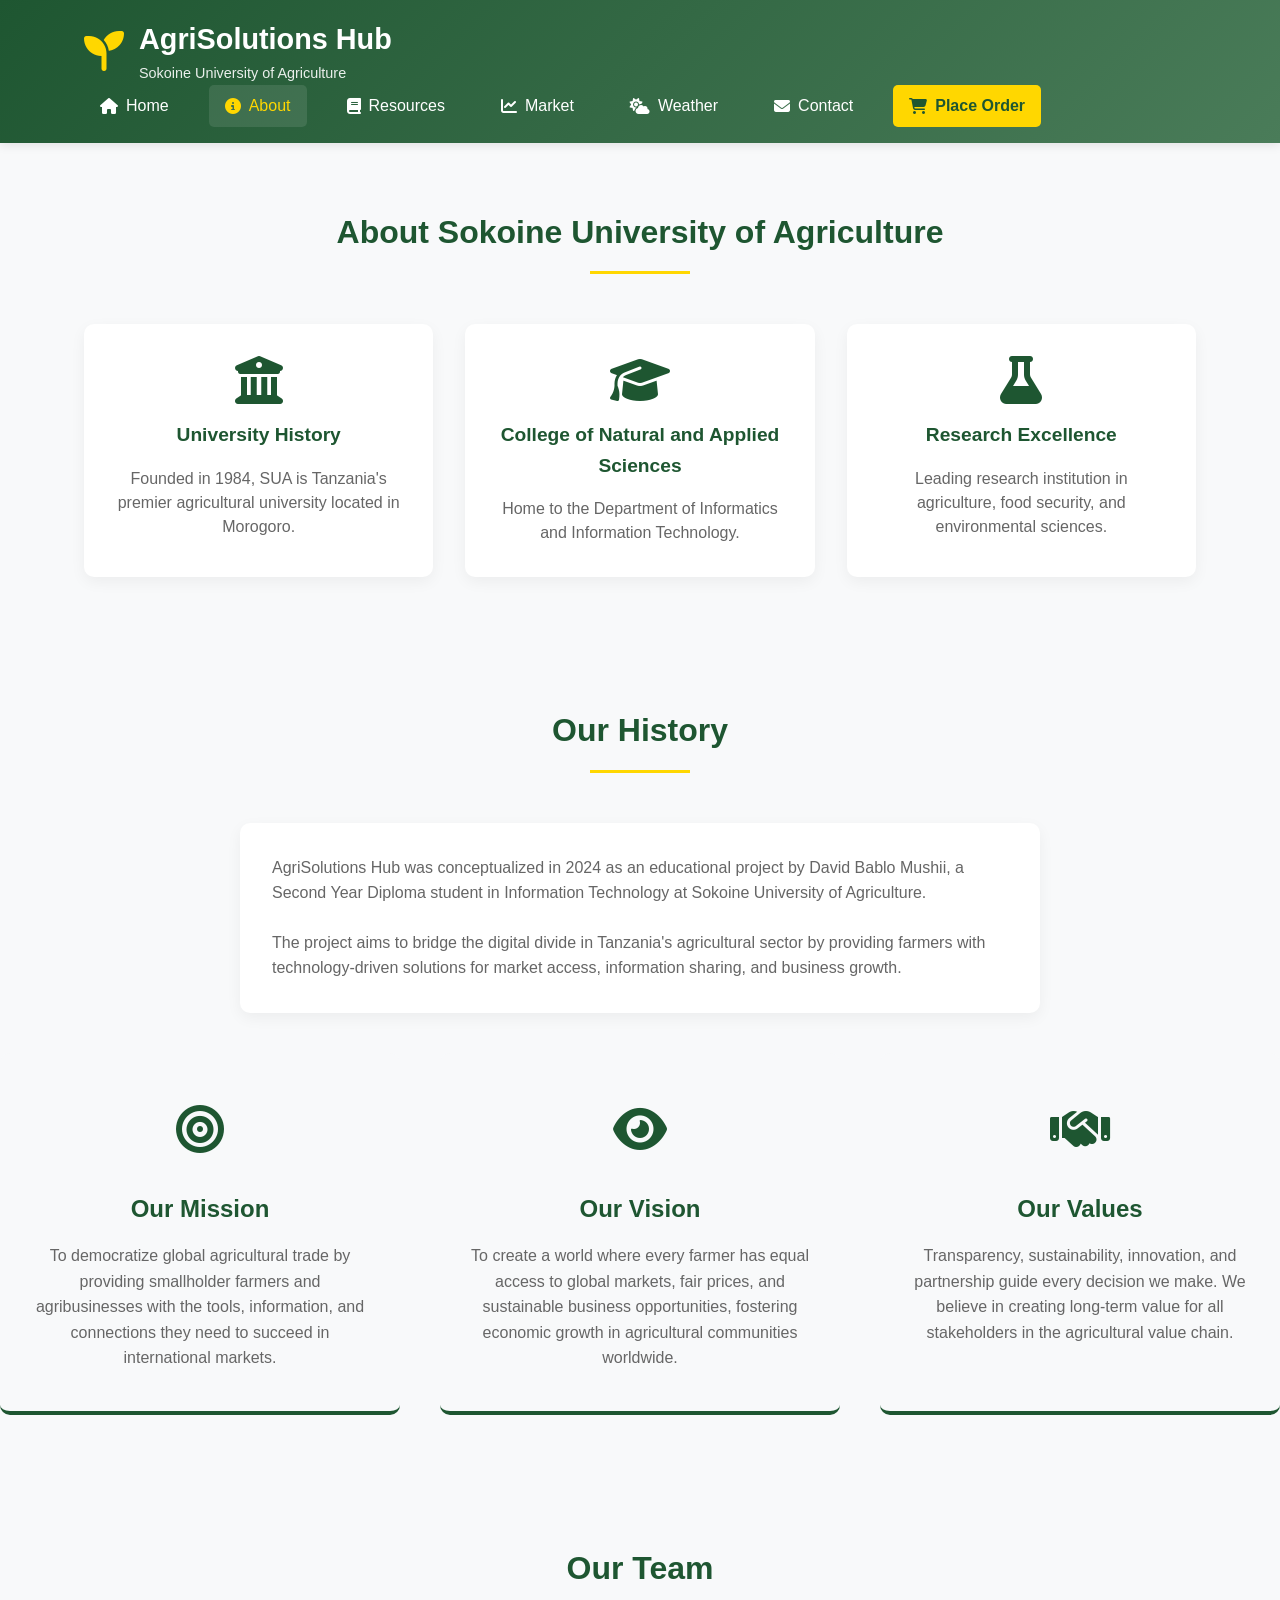
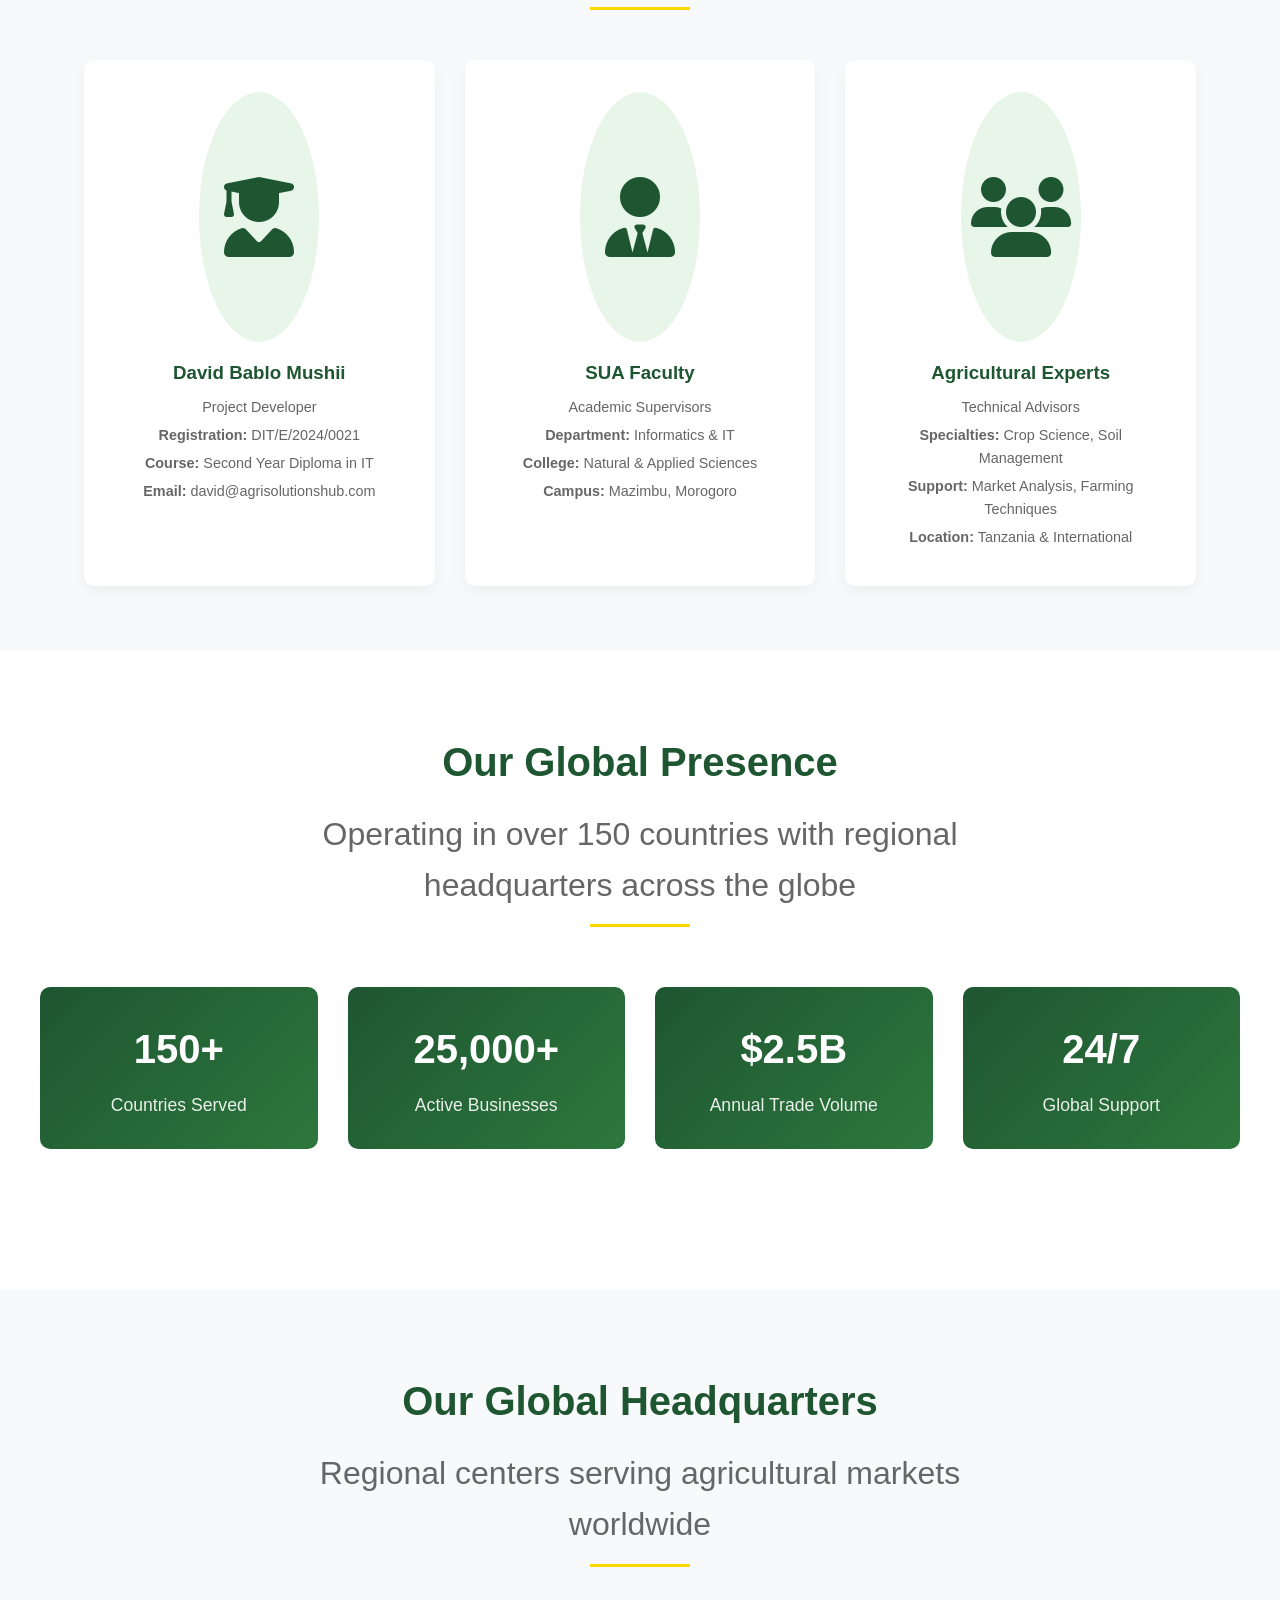
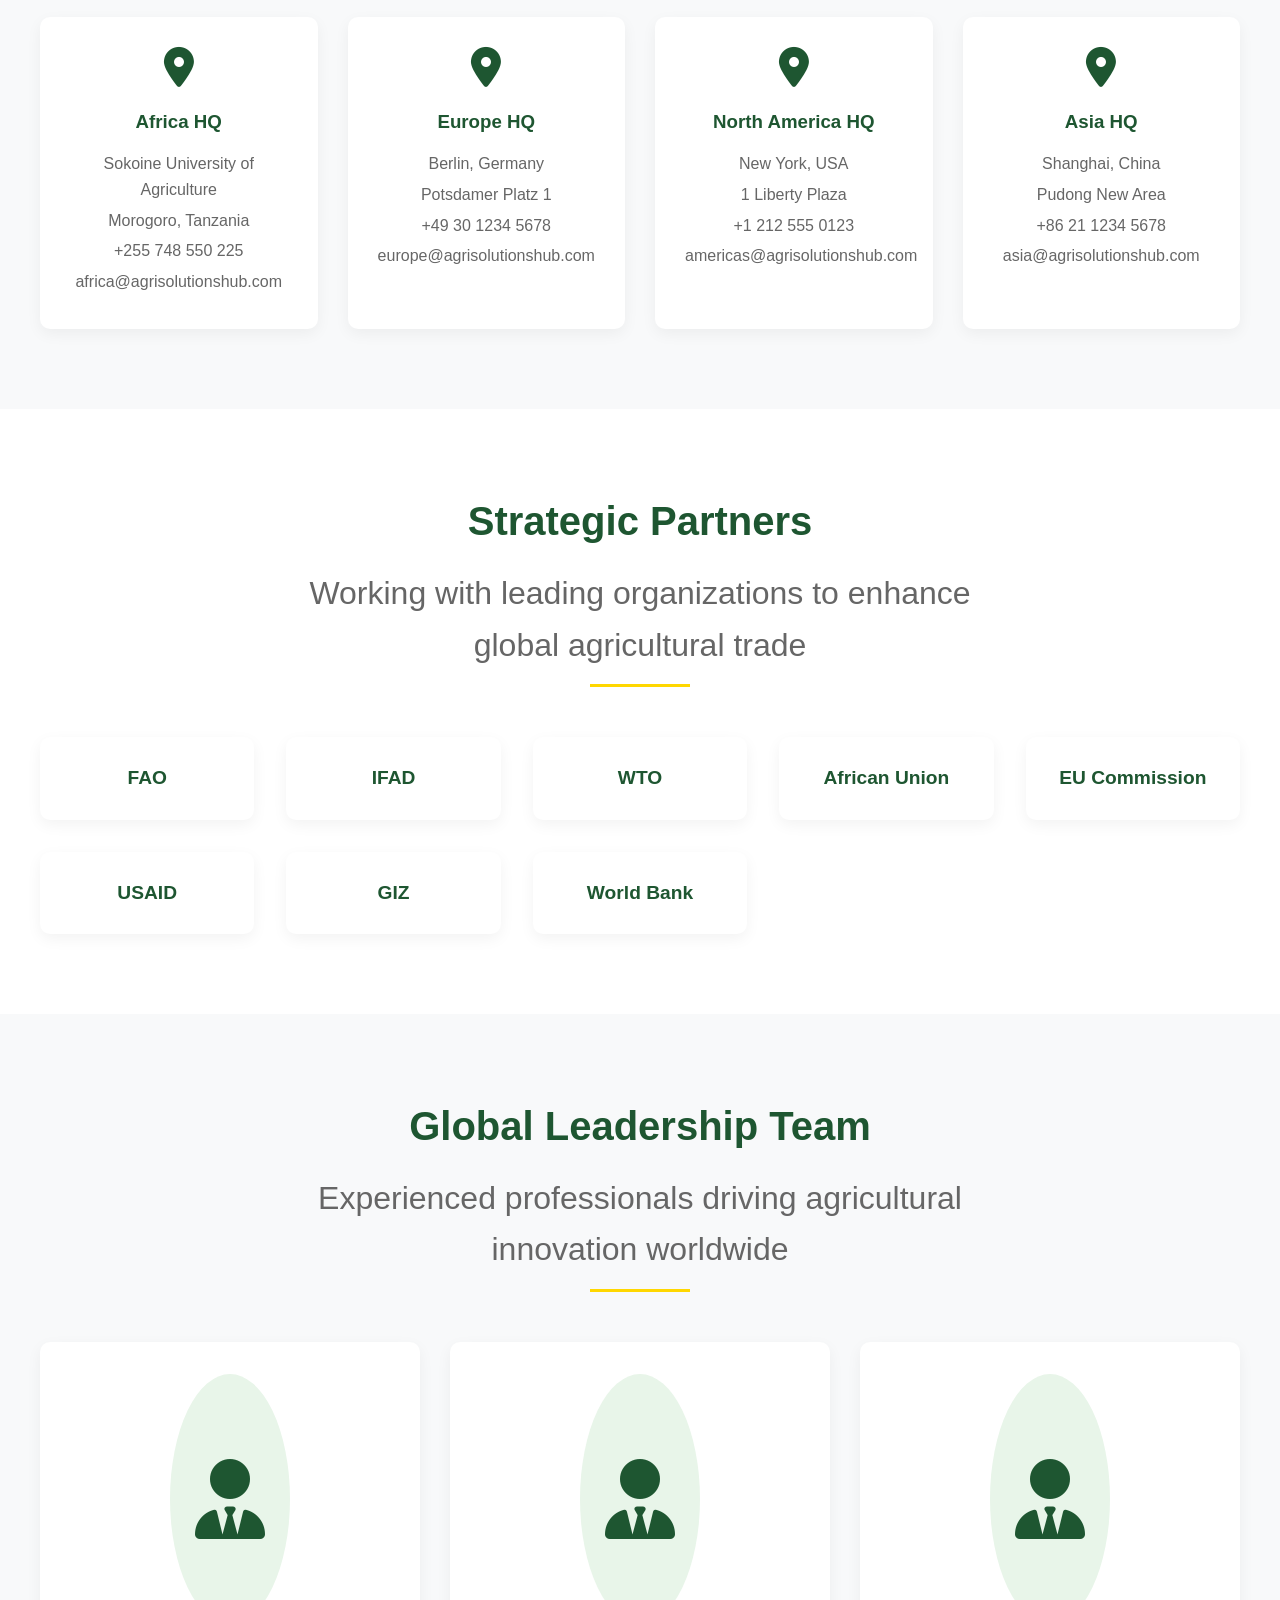
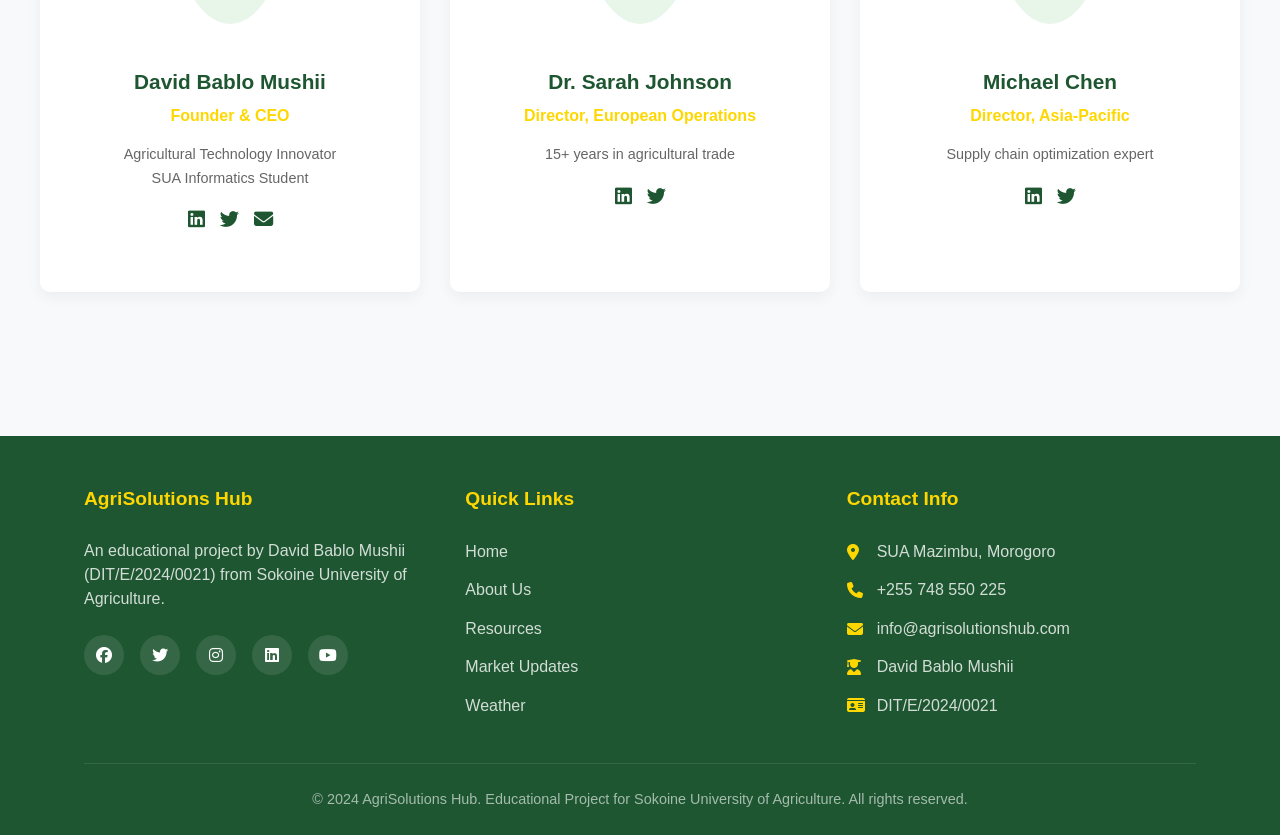
<file: about.html>
<!DOCTYPE html>
<html lang="en">
<head>
    <meta charset="UTF-8">
    <meta name="viewport" content="width=device-width, initial-scale=1.0">
    <title>About Us - AgriSolutions Hub</title>
    <link rel="stylesheet" href="style.css">
    <link rel="stylesheet" href="https://cdnjs.cloudflare.com/ajax/libs/font-awesome/6.4.0/css/all.min.css">
    <link rel="icon" type="image/x-icon" href="assets/images/favicon.ico">
</head>
<body>
    <header class="header">
        <div class="container">
            <div class="header-content">
                <div class="logo">
                    <i class="fas fa-seedling logo-icon"></i>
                    <div class="logo-text">
                        <h1>AgriSolutions Hub</h1>
                        <p>Sokoine University of Agriculture</p>
                    </div>
                </div>
                
                <button class="mobile-menu-btn" id="mobileMenuBtn">
                    <i class="fas fa-bars"></i>
                </button>
                
                <nav class="main-nav" id="mainNav">
                    <ul>
                        <li><a href="index.html"><i class="fas fa-home"></i> Home</a></li>
                        <li><a href="about.html" class="active"><i class="fas fa-info-circle"></i> About</a></li>
                        <li><a href="resources.html"><i class="fas fa-book"></i> Resources</a></li>
                        <li><a href="market.html"><i class="fas fa-chart-line"></i> Market</a></li>
                        <li><a href="weather.html"><i class="fas fa-cloud-sun"></i> Weather</a></li>
                        <li><a href="contact.html"><i class="fas fa-envelope"></i> Contact</a></li>
                        <li><a href="order.html" class="btn-order"><i class="fas fa-shopping-cart"></i> Place Order</a></li>
                    </ul>
                </nav>
                
               
            </div>
        </div>
    </header>

    
   
<section class="sua-info">
        <div class="container">
            <h2 class="section-title">About Sokoine University of Agriculture</h2>
            <div class="sua-grid">
                <div class="sua-card">
                    <i class="fas fa-university"></i>
                    <h3>University History</h3>
                    <p>Founded in 1984, SUA is Tanzania's premier agricultural university located in Morogoro.</p>
                </div>
                <div class="sua-card">
                    <i class="fas fa-graduation-cap"></i>
                    <h3>College of Natural and Applied Sciences</h3>
                    <p>Home to the Department of Informatics and Information Technology.</p>
                </div>
                <div class="sua-card">
                    <i class="fas fa-flask"></i>
                    <h3>Research Excellence</h3>
                    <p>Leading research institution in agriculture, food security, and environmental sciences.</p>
                </div>
            </div>
        </div>
    </section>
    <section class="history">
        <div class="container">
            <h2 class="section-title">Our History</h2>
            <div class="history-content">
                <p>AgriSolutions Hub was conceptualized in 2024 as an educational project by David Bablo Mushii, a Second Year Diploma student in Information Technology at Sokoine University of Agriculture.</p>
                <p>The project aims to bridge the digital divide in Tanzania's agricultural sector by providing farmers with technology-driven solutions for market access, information sharing, and business growth.</p>
            </div>
        </div>
        <div class="about-grid">
                <div class="about-card fade-in">
                    <div class="about-icon">
                        <i class="fas fa-bullseye"></i>
                    </div>
                    <h3>Our Mission</h3>
                    <p>To democratize global agricultural trade by providing smallholder farmers and agribusinesses with the tools, information, and connections they need to succeed in international markets.</p>
                </div>
                <div class="about-card fade-in">
                    <div class="about-icon">
                        <i class="fas fa-eye"></i>
                    </div>
                    <h3>Our Vision</h3>
                    <p>To create a world where every farmer has equal access to global markets, fair prices, and sustainable business opportunities, fostering economic growth in agricultural communities worldwide.</p>
                </div>
                <div class="about-card fade-in">
                    <div class="about-icon">
                        <i class="fas fa-handshake"></i>
                    </div>
                    <h3>Our Values</h3>
                    <p>Transparency, sustainability, innovation, and partnership guide every decision we make. We believe in creating long-term value for all stakeholders in the agricultural value chain.</p>
                </div>
            </div>
    </section>

    <section class="team" id="community">
        <div class="container">
            <h2 class="section-title">Our Team</h2>
            <div class="team-grid">
                <div class="team-card">
                    <div class="team-img">
                        <i class="fas fa-user-graduate"></i>
                    </div>
                    <h3>David Bablo Mushii</h3>
                    <p>Project Developer</p>
                    <p><strong>Registration:</strong> DIT/E/2024/0021</p>
                    <p><strong>Course:</strong> Second Year Diploma in IT</p>
                    <p><strong>Email:</strong> david@agrisolutionshub.com</p>
                </div>
                <div class="team-card">
                    <div class="team-img">
                        <i class="fas fa-user-tie"></i>
                    </div>
                    <h3>SUA Faculty</h3>
                    <p>Academic Supervisors</p>
                    <p><strong>Department:</strong> Informatics & IT</p>
                    <p><strong>College:</strong> Natural & Applied Sciences</p>
                    <p><strong>Campus:</strong> Mazimbu, Morogoro</p>
                </div>
                <div class="team-card">
                    <div class="team-img">
                        <i class="fas fa-users"></i>
                    </div>
                    <h3>Agricultural Experts</h3>
                    <p>Technical Advisors</p>
                    <p><strong>Specialties:</strong> Crop Science, Soil Management</p>
                    <p><strong>Support:</strong> Market Analysis, Farming Techniques</p>
                    <p><strong>Location:</strong> Tanzania & International</p>
                </div>
            </div>
        </div>
    </section>
 

        <section class="content-section">
            <div class="section-title">
                <h2>Our Global Presence</h2>
                <p>Operating in over 150 countries with regional headquarters across the globe</p>
            </div>
            
            <div class="stats-grid">
                <div class="stat-item fade-in">
                    <div class="number">150+</div>
                    <div class="label">Countries Served</div>
                </div>
                <div class="stat-item fade-in">
                    <div class="number">25,000+</div>
                    <div class="label">Active Businesses</div>
                </div>
                <div class="stat-item fade-in">
                    <div class="number">$2.5B</div>
                    <div class="label">Annual Trade Volume</div>
                </div>
                <div class="stat-item fade-in">
                    <div class="number">24/7</div>
                    <div class="label">Global Support</div>
                </div>
            </div>

            
        </section>
        
    
<section class="global-offices">
            <div class="section-title">
                <h2>Our Global Headquarters</h2>
                <p>Regional centers serving agricultural markets worldwide</p>
            </div>
            
            <div class="offices-grid">
                <div class="office-card fade-in">
                    <i class="fas fa-map-marker-alt"></i>
                    <h3>Africa HQ</h3>
                    <p>Sokoine University of Agriculture</p>
                    <p>Morogoro, Tanzania</p>
                    <p>+255 748 550 225</p>
                    <p>africa@agrisolutionshub.com</p>
                </div>
                <div class="office-card fade-in">
                    <i class="fas fa-map-marker-alt"></i>
                    <h3>Europe HQ</h3>
                    <p>Berlin, Germany</p>
                    <p>Potsdamer Platz 1</p>
                    <p>+49 30 1234 5678</p>
                    <p>europe@agrisolutionshub.com</p>
                </div>
                <div class="office-card fade-in">
                    <i class="fas fa-map-marker-alt"></i>
                    <h3>North America HQ</h3>
                    <p>New York, USA</p>
                    <p>1 Liberty Plaza</p>
                    <p>+1 212 555 0123</p>
                    <p>americas@agrisolutionshub.com</p>
                </div>
                <div class="office-card fade-in">
                    <i class="fas fa-map-marker-alt"></i>
                    <h3>Asia HQ</h3>
                    <p>Shanghai, China</p>
                    <p>Pudong New Area</p>
                    <p>+86 21 1234 5678</p>
                    <p>asia@agrisolutionshub.com</p>
                </div>
            </div>
        </section>

        <section class="partners-section">
            <div class="section-title">
                <h2>Strategic Partners</h2>
                <p>Working with leading organizations to enhance global agricultural trade</p>
            </div>
            
            <div class="partners-grid">
                <div class="partner-logo fade-in">FAO</div>
                <div class="partner-logo fade-in">IFAD</div>
                <div class="partner-logo fade-in">WTO</div>
                <div class="partner-logo fade-in">African Union</div>
                <div class="partner-logo fade-in">EU Commission</div>
                <div class="partner-logo fade-in">USAID</div>
                <div class="partner-logo fade-in">GIZ</div>
                <div class="partner-logo fade-in">World Bank</div>
            </div>
        </section>

<section class="team-section">
            <div class="section-title">
                <h2>Global Leadership Team</h2>
                <p>Experienced professionals driving agricultural innovation worldwide</p>
            </div>
            
            <div class="team-grid">
                <div class="team-card fade-in">
                    <div class="team-img">
                        <i class="fas fa-user-tie"></i>
                    </div>
                    <div class="team-info">
                        <h3>David Bablo Mushii</h3>
                        <div class="position">Founder & CEO</div>
                        <p>Agricultural Technology Innovator<br>SUA Informatics Student</p>
                        <div class="team-social">
                            <a href="#"><i class="fab fa-linkedin"></i></a>
                            <a href="#"><i class="fab fa-twitter"></i></a>
                            <a href="#"><i class="fas fa-envelope"></i></a>
                        </div>
                    </div>
                </div>
                <div class="team-card fade-in">
                    <div class="team-img">
                        <i class="fas fa-user-tie"></i>
                    </div>
                    <div class="team-info">
                        <h3>Dr. Sarah Johnson</h3>
                        <div class="position">Director, European Operations</div>
                        <p>15+ years in agricultural trade</p>
                        <div class="team-social">
                            <a href="#"><i class="fab fa-linkedin"></i></a>
                            <a href="#"><i class="fab fa-twitter"></i></a>
                        </div>
                    </div>
                </div>
                <div class="team-card fade-in">
                    <div class="team-img">
                        <i class="fas fa-user-tie"></i>
                    </div>
                    <div class="team-info">
                        <h3>Michael Chen</h3>
                        <div class="position">Director, Asia-Pacific</div>
                        <p>Supply chain optimization expert</p>
                        <div class="team-social">
                            <a href="#"><i class="fab fa-linkedin"></i></a>
                            <a href="#"><i class="fab fa-twitter"></i></a>
                        </div>
                    </div>
                </div>
            </div>
        </section>

    <footer class="footer">
        <div class="container">
            <div class="footer-content">
                <div class="footer-section">
                    <h3>AgriSolutions Hub</h3>
                    <p>An educational project by David Bablo Mushii (DIT/E/2024/0021) from Sokoine University of Agriculture.</p>
                    <div class="social-links">
                        <a href="#"><i class="fab fa-facebook"></i></a>
                        <a href="#"><i class="fab fa-twitter"></i></a>
                        <a href="#"><i class="fab fa-instagram"></i></a>
                        <a href="#"><i class="fab fa-linkedin"></i></a>
                        <a href="#"><i class="fab fa-youtube"></i></a>
                    </div>
                </div>
                <div class="footer-section">
                    <h3>Quick Links</h3>
                    <ul>
                        <li><a href="index.html">Home</a></li>
                        <li><a href="about.html">About Us</a></li>
                        <li><a href="resources.html">Resources</a></li>
                        <li><a href="market.html">Market Updates</a></li>
                        <li><a href="weather.html">Weather</a></li>
                    </ul>
                </div>
                <div class="footer-section">
                    <h3>Contact Info</h3>
                    <ul>
                        <li><i class="fas fa-map-marker-alt"></i> SUA Mazimbu, Morogoro</li>
                        <li><i class="fas fa-phone"></i> +255 748 550 225</li>
                        <li><i class="fas fa-envelope"></i> info@agrisolutionshub.com</li>
                        <li><i class="fas fa-user-graduate"></i> David Bablo Mushii</li>
                        <li><i class="fas fa-id-card"></i> DIT/E/2024/0021</li>
                    </ul>
                </div>
            </div>
            <div class="footer-bottom">
                <p>&copy; 2024 AgriSolutions Hub. Educational Project for Sokoine University of Agriculture. All rights reserved.</p>
            </div>
        </div>
    </footer>

    <script src="script.js"></script>
</body>
</html>
</file>
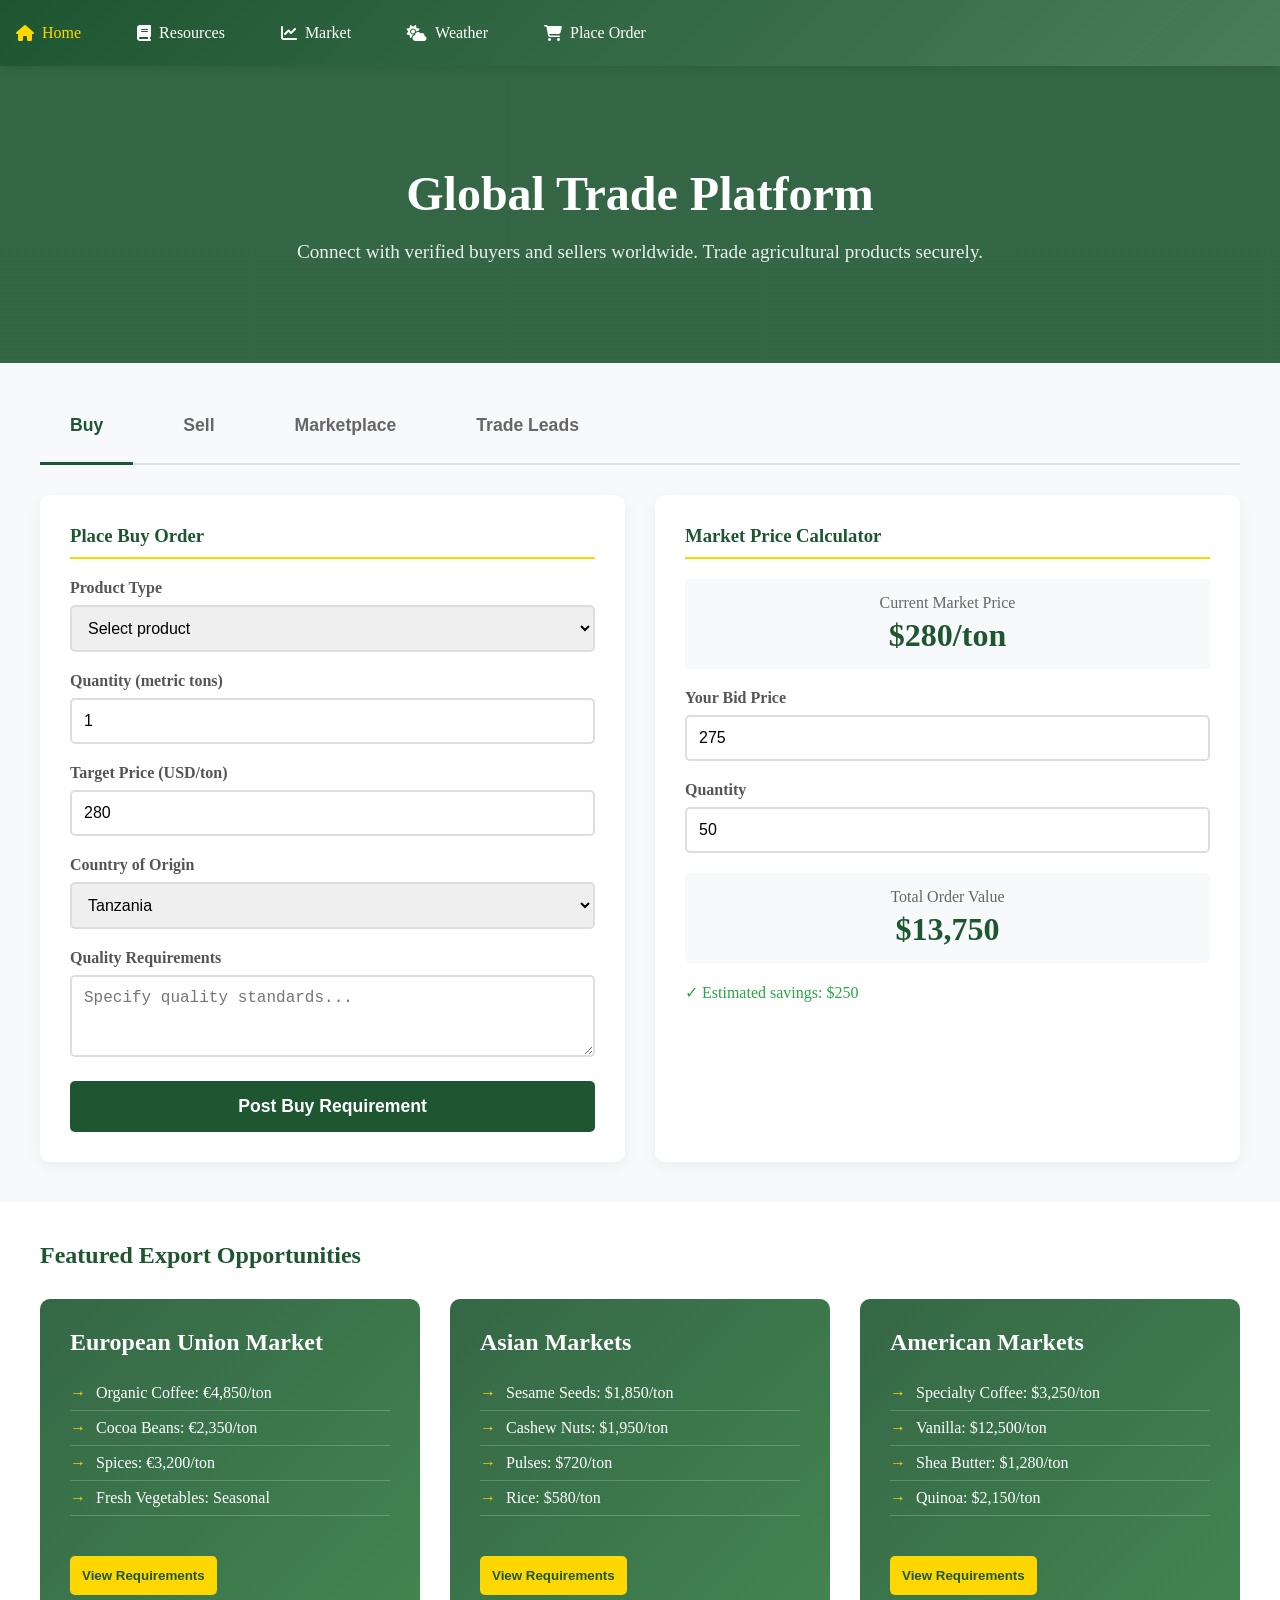
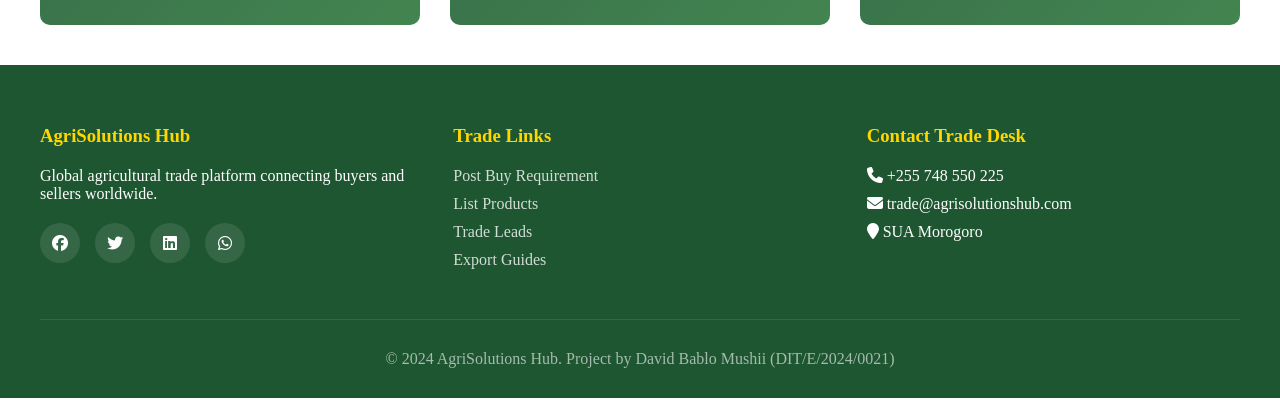
<file: trade.html>
<!DOCTYPE html>
<html lang="en">
<head>
    <meta charset="UTF-8">
    <meta name="viewport" content="width=device-width, initial-scale=1.0">
    <title>Trade Platform - AgriSolutions Hub</title>
    <link rel="stylesheet" href="https://cdnjs.cloudflare.com/ajax/libs/font-awesome/6.4.0/css/all.min.css">
    <style>
        * {
            margin: 0;
            padding: 0;
            box-sizing: border-box;
        }

   

       
        .main-content {
            flex: 1;
            margin-left: 250px;
            min-height: 100vh;
        }

        .top-bar {
            background: white;
            padding: 15px 30px;
            display: flex;
            justify-content: space-between;
            align-items: center;
            box-shadow: 0 2px 10px rgba(0,0,0,0.1);
            position: sticky;
            top: 0;
            z-index: 100;
        }

        .mobile-menu-btn {
            display: none;
            background: none;
            border: none;
            font-size: 1.5rem;
            color: #1e5631;
            cursor: pointer;
        }

        .page-header {
            background: linear-gradient(rgba(30,86,49,0.9), rgba(30,86,49,0.9)), 
                        url('https://images.unsplash.com/photo-1556742049-0cfed4f6a45d?ixlib=rb-4.0.3&auto=format&fit=crop&w=2070&q=80');
            background-size: cover;
            background-position: center;
            color: white;
            padding: 100px 40px;
            text-align: center;
        }

        .page-header h1 {
            font-size: 3rem;
            margin-bottom: 20px;
        }

        .page-header p {
            font-size: 1.2rem;
            max-width: 800px;
            margin: 0 auto;
            opacity: 0.9;
        }

        .trade-dashboard {
            padding: 40px;
            background: #f8f9fa;
        }

        .trade-tabs {
            display: flex;
            gap: 20px;
            margin-bottom: 30px;
            border-bottom: 2px solid #ddd;
            padding-bottom: 15px;
        }

        .tab-btn {
            padding: 12px 30px;
            background: none;
            border: none;
            font-size: 1.1rem;
            font-weight: 600;
            color: #666;
            cursor: pointer;
            position: relative;
        }

        .tab-btn.active {
            color: #1e5631;
        }

        .tab-btn.active::after {
            content: '';
            position: absolute;
            bottom: -17px;
            left: 0;
            width: 100%;
            height: 3px;
            background: #1e5631;
        }

        .tab-content {
            display: none;
        }

        .tab-content.active {
            display: block;
            animation: fadeIn 0.5s ease;
        }

        .buy-sell-grid {
            display: grid;
            grid-template-columns: 1fr 1fr;
            gap: 30px;
        }

        .order-card {
            background: white;
            border-radius: 10px;
            padding: 30px;
            box-shadow: 0 5px 15px rgba(0,0,0,0.05);
        }

        .order-card h3 {
            color: #1e5631;
            margin-bottom: 20px;
            border-bottom: 2px solid #ffd700;
            padding-bottom: 10px;
        }

        .form-group {
            margin-bottom: 20px;
        }

        .form-group label {
            display: block;
            margin-bottom: 8px;
            font-weight: 600;
            color: #555;
        }

        .form-group input, .form-group select, .form-group textarea {
            width: 100%;
            padding: 12px;
            border: 2px solid #ddd;
            border-radius: 5px;
            font-size: 1rem;
        }

        .form-group input:focus, .form-group select:focus {
            border-color: #1e5631;
            outline: none;
        }

        .price-display {
            background: #f8f9fa;
            padding: 15px;
            border-radius: 5px;
            margin: 20px 0;
            text-align: center;
        }

        .price-display .label {
            color: #666;
            margin-bottom: 5px;
        }

        .price-display .amount {
            font-size: 2rem;
            font-weight: 700;
            color: #1e5631;
        }

        .btn-primary {
            width: 100%;
            padding: 15px;
            background: #1e5631;
            color: white;
            border: none;
            border-radius: 5px;
            font-size: 1.1rem;
            font-weight: 600;
            cursor: pointer;
            transition: background 0.3s;
        }

        .btn-primary:hover {
            background: #2d773d;
        }

        .marketplace-grid {
            display: grid;
            grid-template-columns: repeat(auto-fit, minmax(350px, 1fr));
            gap: 30px;
            margin-top: 30px;
        }

        .product-card {
            background: white;
            border-radius: 10px;
            overflow: hidden;
            box-shadow: 0 5px 15px rgba(0,0,0,0.05);
        }

        .product-image {
            height: 200px;
            background: #e8f5e9;
            display: flex;
            align-items: center;
            justify-content: center;
            font-size: 4rem;
            color: #1e5631;
        }

        .product-details {
            padding: 25px;
        }

        .product-title {
            display: flex;
            justify-content: space-between;
            align-items: center;
            margin-bottom: 15px;
        }

        .product-title h3 {
            color: #1e5631;
            font-size: 1.3rem;
        }

        .product-price {
            font-size: 1.5rem;
            font-weight: 700;
            color: #1e5631;
        }

        .seller-info {
            display: flex;
            align-items: center;
            gap: 10px;
            margin-bottom: 15px;
            color: #666;
        }

        .seller-info i {
            color: #ffd700;
        }

        .product-actions {
            display: flex;
            gap: 15px;
            margin-top: 20px;
        }

        .btn-outline {
            flex: 1;
            padding: 12px;
            background: transparent;
            border: 2px solid #1e5631;
            color: #1e5631;
            border-radius: 5px;
            font-weight: 600;
            cursor: pointer;
            transition: all 0.3s;
        }

        .btn-outline:hover {
            background: #1e5631;
            color: white;
        }

        .btn-filled {
            flex: 1;
            padding: 12px;
            background: #ffd700;
            border: none;
            color: #1e5631;
            border-radius: 5px;
            font-weight: 600;
            cursor: pointer;
            transition: background 0.3s;
        }

        .btn-filled:hover {
            background: #e6c200;
        }

        .export-opportunities {
            padding: 40px;
            background: white;
        }

        .opportunities-grid {
            display: grid;
            grid-template-columns: repeat(auto-fit, minmax(350px, 1fr));
            gap: 30px;
            margin-top: 30px;
        }

        .opportunity-card {
            background: linear-gradient(135deg, #1e5631, #2d773d);
            color: white;
            padding: 30px;
            border-radius: 10px;
            position: relative;
            overflow: hidden;
        }

        .opportunity-card::before {
            content: '';
            position: absolute;
            top: -50%;
            right: -50%;
            width: 200%;
            height: 200%;
            background: rgba(255,255,255,0.1);
            transform: rotate(45deg);
        }

        .opportunity-content {
            position: relative;
            z-index: 1;
        }

        .opportunity-content h3 {
            font-size: 1.5rem;
            margin-bottom: 15px;
        }

        .opportunity-content ul {
            list-style: none;
            margin: 20px 0;
        }

        .opportunity-content li {
            padding: 8px 0;
            border-bottom: 1px solid rgba(255,255,255,0.2);
        }

        .opportunity-content li:before {
            content: '→';
            margin-right: 10px;
            color: #ffd700;
        }

        .trade-leads {
            padding: 40px;
            background: #f8f9fa;
        }

        .leads-table {
            background: white;
            border-radius: 10px;
            overflow: hidden;
            margin-top: 30px;
            overflow-x: auto;
        }

        .leads-table table {
            width: 100%;
            border-collapse: collapse;
            min-width: 800px;
        }

        .leads-table th {
            background: #1e5631;
            color: white;
            padding: 15px;
            text-align: left;
        }

        .leads-table td {
            padding: 15px;
            border-bottom: 1px solid #eee;
        }

        .leads-table tr:hover {
            background: #f8f9fa;
        }

        .badge {
            display: inline-block;
            padding: 5px 10px;
            border-radius: 20px;
            font-size: 0.9rem;
            font-weight: 600;
        }

        .badge-urgent {
            background: #ffd700;
            color: #1e5631;
        }

        .badge-new {
            background: #28a745;
            color: white;
        }

        .main-footer {
            background: #1e5631;
            color: white;
            padding: 60px 40px 30px;
        }

        .footer-grid {
            display: grid;
            grid-template-columns: repeat(auto-fit, minmax(250px, 1fr));
            gap: 40px;
            margin-bottom: 40px;
        }

        .footer-col h3 {
            color: #ffd700;
            margin-bottom: 20px;
        }

        .footer-col ul {
            list-style: none;
        }

        .footer-col ul li {
            margin-bottom: 10px;
        }

        .footer-col a {
            color: rgba(255,255,255,0.8);
            text-decoration: none;
        }

        .footer-col a:hover {
            color: #ffd700;
        }

        .social-links {
            display: flex;
            gap: 15px;
            margin-top: 20px;
        }

        .social-links a {
            width: 40px;
            height: 40px;
            background: rgba(255,255,255,0.1);
            border-radius: 50%;
            display: flex;
            align-items: center;
            justify-content: center;
            color: white;
            transition: all 0.3s;
        }

        .social-links a:hover {
            background: #ffd700;
            color: #1e5631;
        }

        .copyright {
            text-align: center;
            padding-top: 30px;
            border-top: 1px solid rgba(255,255,255,0.1);
            color: rgba(255,255,255,0.6);
        }

        @media (max-width: 992px) {
            .side-nav {
                transform: translateX(-100%);
                transition: transform 0.3s;
            }
            .side-nav.active {
                transform: translateX(0);
            }
            .main-content {
                margin-left: 0;
            }
            .mobile-menu-btn {
                display: block;
            }
            .buy-sell-grid {
                grid-template-columns: 1fr;
            }
        }

        @media (max-width: 768px) {
            .page-header {
                padding: 60px 20px;
            }
            .page-header h1 {
                font-size: 2rem;
            }
            .trade-dashboard, .export-opportunities, .trade-leads {
                padding: 20px;
            }
            .trade-tabs {
                flex-wrap: wrap;
            }
        }

        @keyframes fadeIn {
            from { opacity: 0; transform: translateY(20px); }
            to { opacity: 1; transform: translateY(0); }
        }

        .fade-in {
            animation: fadeIn 0.6s ease-out;
        }
        /* Header Styles */
.header {
    background: linear-gradient(135deg, #1e5631 0%, #4a7c59 100%);
    color: white;
    padding: 1rem 0;
    position: sticky;
    top: 0;
    z-index: 1000;
    box-shadow: 0 2px 10px rgba(0,0,0,0.1);
}

.header-content {
    display: flex;
    justify-content: space-between;
    align-items: center;
    flex-wrap: wrap;
}


.main-nav ul {
    display: flex;
    list-style: none;
    gap: 1.5rem;
    flex-wrap: wrap;
}

.main-nav a {
    color: white;
    text-decoration: none;
    font-weight: 300px;
    padding: 0.5rem 1rem;
    border-radius: 5px;
    transition: all 0.3s;
    display: flex;
    align-items: center;
    gap: 8px;
}

.main-nav a:hover, .main-nav a.active {
    
    color: #ffd700;
}

    </style>
</head>

  
       
    <!-- Header -->
    <header class="header">
        <div class="container">
            <div class="header-content">
            
                
                <button class="mobile-menu-btn" id="mobileMenuBtn">
                    <i class="fas fa-bars"></i>
                </button>
                
                <nav class="main-nav" id="mainNav">
                    <ul>
                        <li><a href="index.html" class="active"><i class="fas fa-home"></i> Home</a></li>
                       
                           <li><a href="resources.html"><i class="fas fa-book"></i> Resources</a></li>
                        <li><a href="market.html"><i class="fas fa-chart-line"></i> Market</a></li>
                        <li><a href="weather.html"><i class="fas fa-cloud-sun"></i> Weather</a></li>
                        <li><a href="order.html" class="btn-order"><i class="fas fa-shopping-cart"></i> Place Order</a></li>
                    </ul>
                </nav>
                </header>

 <body>

        <section class="page-header">
            <h1>Global Trade Platform</h1>
            <p>Connect with verified buyers and sellers worldwide. Trade agricultural products securely.</p>
        </section>

        <section class="trade-dashboard">
            <div class="trade-tabs">
                <button class="tab-btn active" onclick="switchTab('buy')">Buy</button>
                <button class="tab-btn" onclick="switchTab('sell')">Sell</button>
                <button class="tab-btn" onclick="switchTab('marketplace')">Marketplace</button>
                <button class="tab-btn" onclick="switchTab('leads')">Trade Leads</button>
            </div>

            <div class="tab-content active" id="buy-tab">
                <div class="buy-sell-grid">
                    <div class="order-card fade-in">
                        <h3>Place Buy Order</h3>
                        <div class="form-group">
                            <label>Product Type</label>
                            <select>
                                <option>Select product</option>
                                <option>Maize</option>
                                <option>Rice</option>
                                <option>Coffee</option>
                                <option>Cashew Nuts</option>
                                <option>Beans</option>
                                <option>Vegetables</option>
                            </select>
                        </div>
                        <div class="form-group">
                            <label>Quantity (metric tons)</label>
                            <input type="number" min="1" value="1">
                        </div>
                        <div class="form-group">
                            <label>Target Price (USD/ton)</label>
                            <input type="number" value="280">
                        </div>
                        <div class="form-group">
                            <label>Country of Origin</label>
                            <select>
                                <option>Tanzania</option>
                                <option>Kenya</option>
                                <option>Uganda</option>
                                <option>Rwanda</option>
                                <option>Other</option>
                            </select>
                        </div>
                        <div class="form-group">
                            <label>Quality Requirements</label>
                            <textarea rows="3" placeholder="Specify quality standards..."></textarea>
                        </div>
                        <button class="btn-primary">Post Buy Requirement</button>
                    </div>

                    <div class="order-card fade-in">
                        <h3>Market Price Calculator</h3>
                        <div class="price-display">
                            <div class="label">Current Market Price</div>
                            <div class="amount">$280/ton</div>
                        </div>
                        <div class="form-group">
                            <label>Your Bid Price</label>
                            <input type="number" value="275">
                        </div>
                        <div class="form-group">
                            <label>Quantity</label>
                            <input type="number" value="50">
                        </div>
                        <div class="price-display">
                            <div class="label">Total Order Value</div>
                            <div class="amount">$13,750</div>
                        </div>
                        <p style="color: #28a745; margin-top: 10px;">✓ Estimated savings: $250</p>
                    </div>
                </div>
            </div>

            <div class="tab-content" id="sell-tab">
                <div class="buy-sell-grid">
                    <div class="order-card fade-in">
                        <h3>List Product for Sale</h3>
                        <div class="form-group">
                            <label>Product Type</label>
                            <select>
                                <option>Select product</option>
                                <option>Maize</option>
                                <option>Rice</option>
                                <option>Coffee</option>
                                <option>Cashew Nuts</option>
                                <option>Beans</option>
                            </select>
                        </div>
                        <div class="form-group">
                            <label>Available Quantity (tons)</label>
                            <input type="number" min="1" value="10">
                        </div>
                        <div class="form-group">
                            <label>Asking Price (USD/ton)</label>
                            <input type="number" value="285">
                        </div>
                        <div class="form-group">
                            <label>Quality Grade</label>
                            <select>
                                <option>Premium</option>
                                <option>Grade A</option>
                                <option>Grade B</option>
                                <option>Organic Certified</option>
                            </select>
                        </div>
                        <div class="form-group">
                            <label>Available From</label>
                            <input type="date">
                        </div>
                        <button class="btn-primary">List Product</button>
                    </div>

                    <div class="order-card fade-in">
                        <h3>Your Current Listings</h3>
                        <div style="margin: 20px 0;">
                            <p>No active listings</p>
                        </div>
                        <h3>Recent Offers</h3>
                        <div style="margin: 20px 0; color: #666;">
                            <p>You have 3 pending offers</p>
                        </div>
                    </div>
                </div>
            </div>

            <div class="tab-content" id="marketplace-tab">
                <div class="marketplace-grid">
                    <div class="product-card fade-in">
                        <div class="product-image">
                            <i class="fas fa-corn"></i>
                        </div>
                        <div class="product-details">
                            <div class="product-title">
                                <h3>Premium Maize</h3>
                                <span class="product-price">$285/ton</span>
                            </div>
                            <div class="seller-info">
                                <i class="fas fa-user"></i>
                                <span>Kilimanjaro Farmers Co-op</span>
                                <i class="fas fa-star" style="color: #ffd700; margin-left: auto;"></i>
                                <span>4.8</span>
                            </div>
                            <p>High-quality maize, Grade A, 500 tons available. Ready for export.</p>
                            <div class="product-actions">
                                <button class="btn-outline">Contact</button>
                                <button class="btn-filled">Make Offer</button>
                            </div>
                        </div>
                    </div>

                    <div class="product-card fade-in">
                        <div class="product-image">
                            <i class="fas fa-mug-hot"></i>
                        </div>
                        <div class="product-details">
                            <div class="product-title">
                                <h3>Arabica Coffee</h3>
                                <span class="product-price">$3,200/ton</span>
                            </div>
                            <div class="seller-info">
                                <i class="fas fa-user"></i>
                                <span>Mbeya Coffee Estate</span>
                                <i class="fas fa-star" style="color: #ffd700; margin-left: auto;"></i>
                                <span>4.9</span>
                            </div>
                            <p>Organic certified Arabica coffee, specialty grade. Limited quantity.</p>
                            <div class="product-actions">
                                <button class="btn-outline">Contact</button>
                                <button class="btn-filled">Make Offer</button>
                            </div>
                        </div>
                    </div>

                    <div class="product-card fade-in">
                        <div class="product-image">
                            <i class="fas fa-nut"></i>
                        </div>
                        <div class="product-details">
                            <div class="product-title">
                                <h3>Cashew Nuts</h3>
                                <span class="product-price">$1,950/ton</span>
                            </div>
                            <div class="seller-info">
                                <i class="fas fa-user"></i>
                                <span>Mtwara Cashew Exporters</span>
                                <i class="fas fa-star" style="color: #ffd700; margin-left: auto;"></i>
                                <span>4.7</span>
                            </div>
                            <p>Premium quality raw cashew nuts, ready for processing. 200 tons available.</p>
                            <div class="product-actions">
                                <button class="btn-outline">Contact</button>
                                <button class="btn-filled">Make Offer</button>
                            </div>
                        </div>
                    </div>
                </div>
            </div>

            <div class="tab-content" id="leads-tab">
                <div class="leads-table fade-in">
                    <table>
                        <thead>
                            <tr>
                                <th>Product</th>
                                <th>Type</th>
                                <th>Quantity</th>
                                <th>Price</th>
                                <th>Location</th>
                                <th>Posted</th>
                                <th>Action</th>
                            </tr>
                        </thead>
                        <tbody>
                            <tr>
                                <td>Maize</td>
                                <td><span class="badge badge-urgent">BUY</span></td>
                                <td>500 tons</td>
                                <td>$290/ton</td>
                                <td>Kenya</td>
                                <td>2 hours ago</td>
                                <td><button class="btn-outline" style="padding: 5px 15px;">Respond</button></td>
                            </tr>
                            <tr>
                                <td>Coffee</td>
                                <td><span class="badge badge-new">SELL</span></td>
                                <td>50 tons</td>
                                <td>$3,150/ton</td>
                                <td>Tanzania</td>
                                <td>5 hours ago</td>
                                <td><button class="btn-outline" style="padding: 5px 15px;">Respond</button></td>
                            </tr>
                            <tr>
                                <td>Cashew Nuts</td>
                                <td><span class="badge badge-urgent">BUY</span></td>
                                <td>200 tons</td>
                                <td>$2,000/ton</td>
                                <td>India</td>
                                <td>1 day ago</td>
                                <td><button class="btn-outline" style="padding: 5px 15px;">Respond</button></td>
                            </tr>
                        </tbody>
                    </table>
                </div>
            </div>
        </section>

        <section class="export-opportunities">
            <h2 style="color: #1e5631; margin-bottom: 20px;">Featured Export Opportunities</h2>
            <div class="opportunities-grid">
                <div class="opportunity-card fade-in">
                    <div class="opportunity-content">
                        <h3>European Union Market</h3>
                        <ul>
                            <li>Organic Coffee: €4,850/ton</li>
                            <li>Cocoa Beans: €2,350/ton</li>
                            <li>Spices: €3,200/ton</li>
                            <li>Fresh Vegetables: Seasonal</li>
                        </ul>
                        <button class="btn-filled" style="margin-top: 20px;">View Requirements</button>
                    </div>
                </div>
                <div class="opportunity-card fade-in">
                    <div class="opportunity-content">
                        <h3>Asian Markets</h3>
                        <ul>
                            <li>Sesame Seeds: $1,850/ton</li>
                            <li>Cashew Nuts: $1,950/ton</li>
                            <li>Pulses: $720/ton</li>
                            <li>Rice: $580/ton</li>
                        </ul>
                        <button class="btn-filled" style="margin-top: 20px;">View Requirements</button>
                    </div>
                </div>
                <div class="opportunity-card fade-in">
                    <div class="opportunity-content">
                        <h3>American Markets</h3>
                        <ul>
                            <li>Specialty Coffee: $3,250/ton</li>
                            <li>Vanilla: $12,500/ton</li>
                            <li>Shea Butter: $1,280/ton</li>
                            <li>Quinoa: $2,150/ton</li>
                        </ul>
                        <button class="btn-filled" style="margin-top: 20px;">View Requirements</button>
                    </div>
                </div>
            </div>
        </section>

        <footer class="main-footer">
            <div class="footer-grid">
                <div class="footer-col">
                    <h3>AgriSolutions Hub</h3>
                    <p>Global agricultural trade platform connecting buyers and sellers worldwide.</p>
                    <div class="social-links">
                        <a href="#"><i class="fab fa-facebook"></i></a>
                        <a href="#"><i class="fab fa-twitter"></i></a>
                        <a href="#"><i class="fab fa-linkedin"></i></a>
                        <a href="#"><i class="fab fa-whatsapp"></i></a>
                    </div>
                </div>
                <div class="footer-col">
                    <h3>Trade Links</h3>
                    <ul>
                        <li><a href="#">Post Buy Requirement</a></li>
                        <li><a href="#">List Products</a></li>
                        <li><a href="#">Trade Leads</a></li>
                        <li><a href="#">Export Guides</a></li>
                    </ul>
                </div>
                <div class="footer-col">
                    <h3>Contact Trade Desk</h3>
                    <ul>
                        <li><i class="fas fa-phone"></i> +255 748 550 225</li>
                        <li><i class="fas fa-envelope"></i> trade@agrisolutionshub.com</li>
                        <li><i class="fas fa-map-marker"></i> SUA Morogoro</li>
                    </ul>
                </div>
            </div>
            <div class="copyright">
                <p>© 2024 AgriSolutions Hub. Project by David Bablo Mushii (DIT/E/2024/0021)</p>
            </div>
        </footer>
    </main>

    <script>
        document.getElementById('mobileMenuBtn').addEventListener('click', function() {
            document.getElementById('sideNav').classList.toggle('active');
        });

        document.addEventListener('click', function(event) {
            const sideNav = document.getElementById('sideNav');
            const mobileBtn = document.getElementById('mobileMenuBtn');
            
            if (window.innerWidth <= 992 && 
                !sideNav.contains(event.target) && 
                !mobileBtn.contains(event.target) && 
                sideNav.classList.contains('active')) {
                sideNav.classList.remove('active');
            }
        });

        window.switchTab = function(tab) {
            // Update tab buttons
            document.querySelectorAll('.tab-btn').forEach(btn => btn.classList.remove('active'));
            event.target.classList.add('active');
            
            // Update tab content
            document.querySelectorAll('.tab-content').forEach(content => content.classList.remove('active'));
            document.getElementById(tab + '-tab').classList.add('active');
        };

        const observer = new IntersectionObserver((entries) => {
            entries.forEach(entry => {
                if (entry.isIntersecting) {
                    entry.target.classList.add('fade-in');
                }
            });
        }, { threshold: 0.1 });

        document.querySelectorAll('.order-card, .product-card, .opportunity-card').forEach(el => {
            observer.observe(el);
        });
    </script>
</body>
</html>
</file>
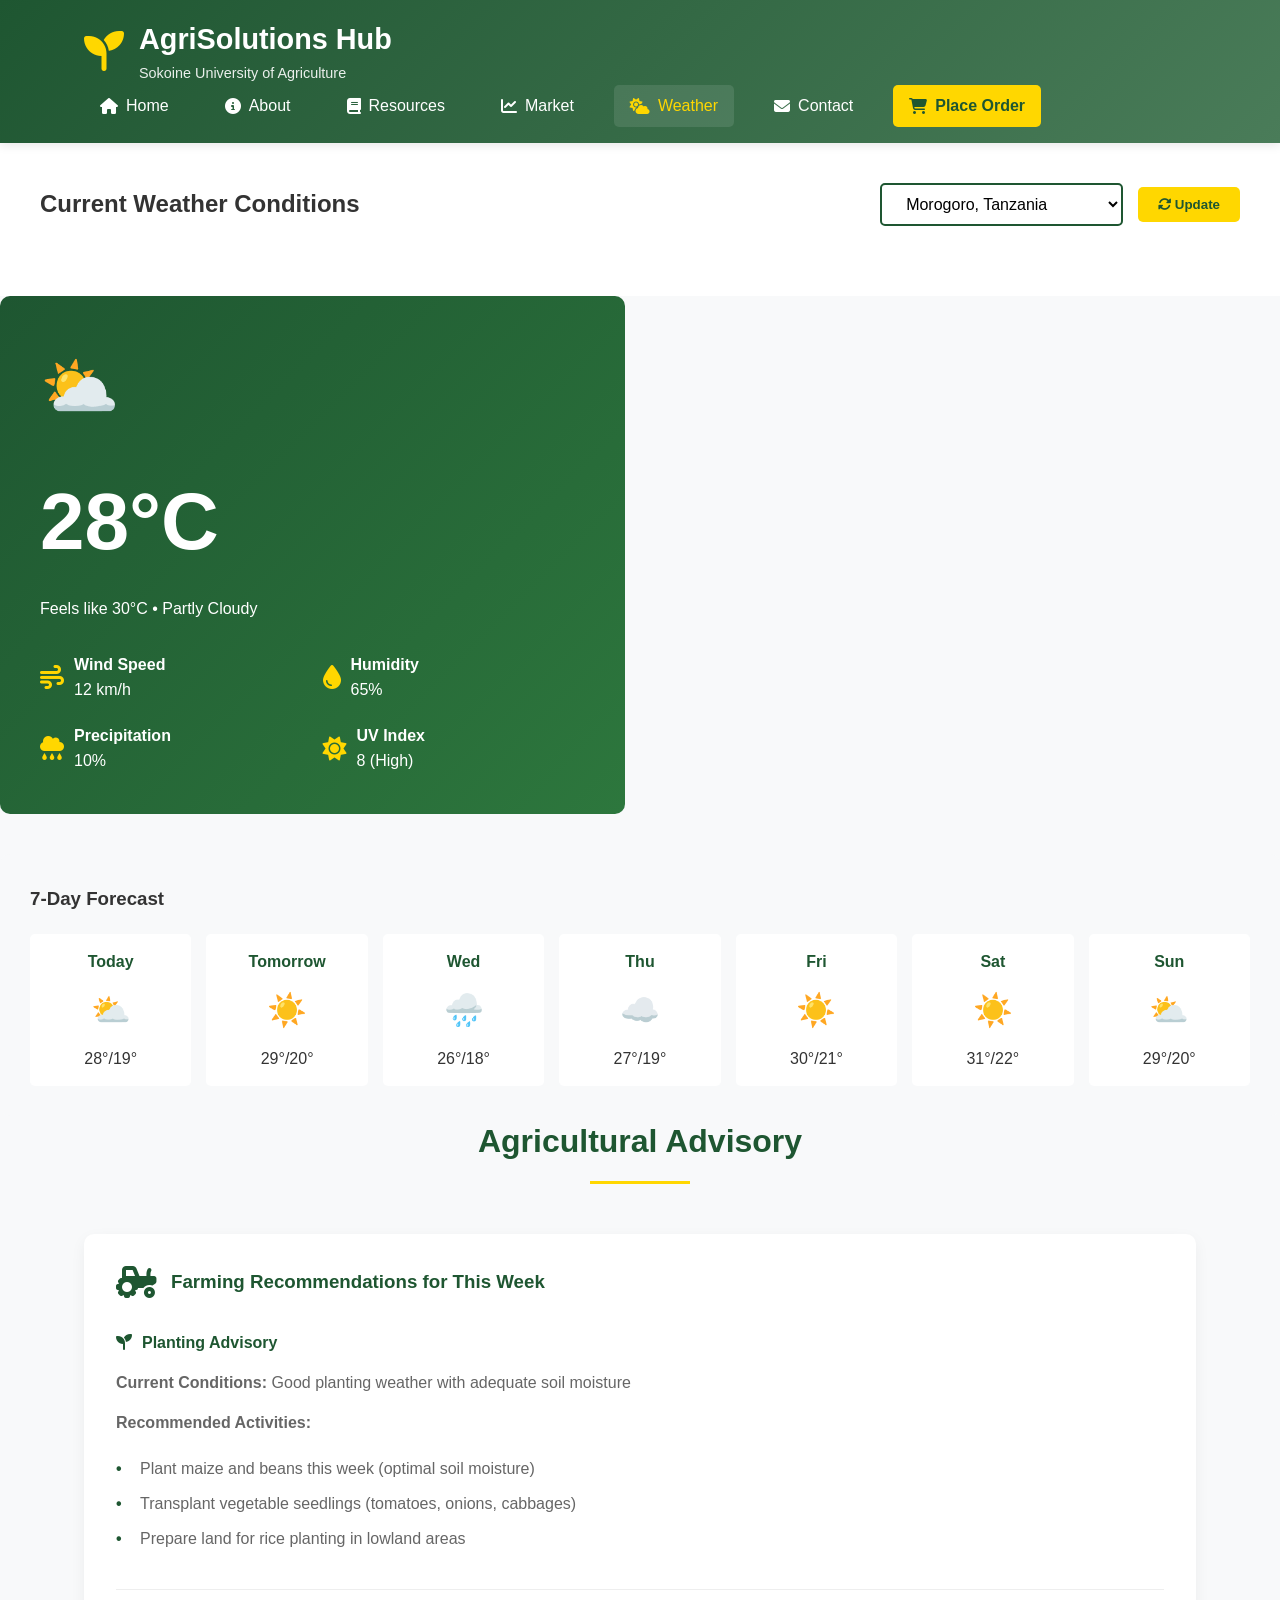
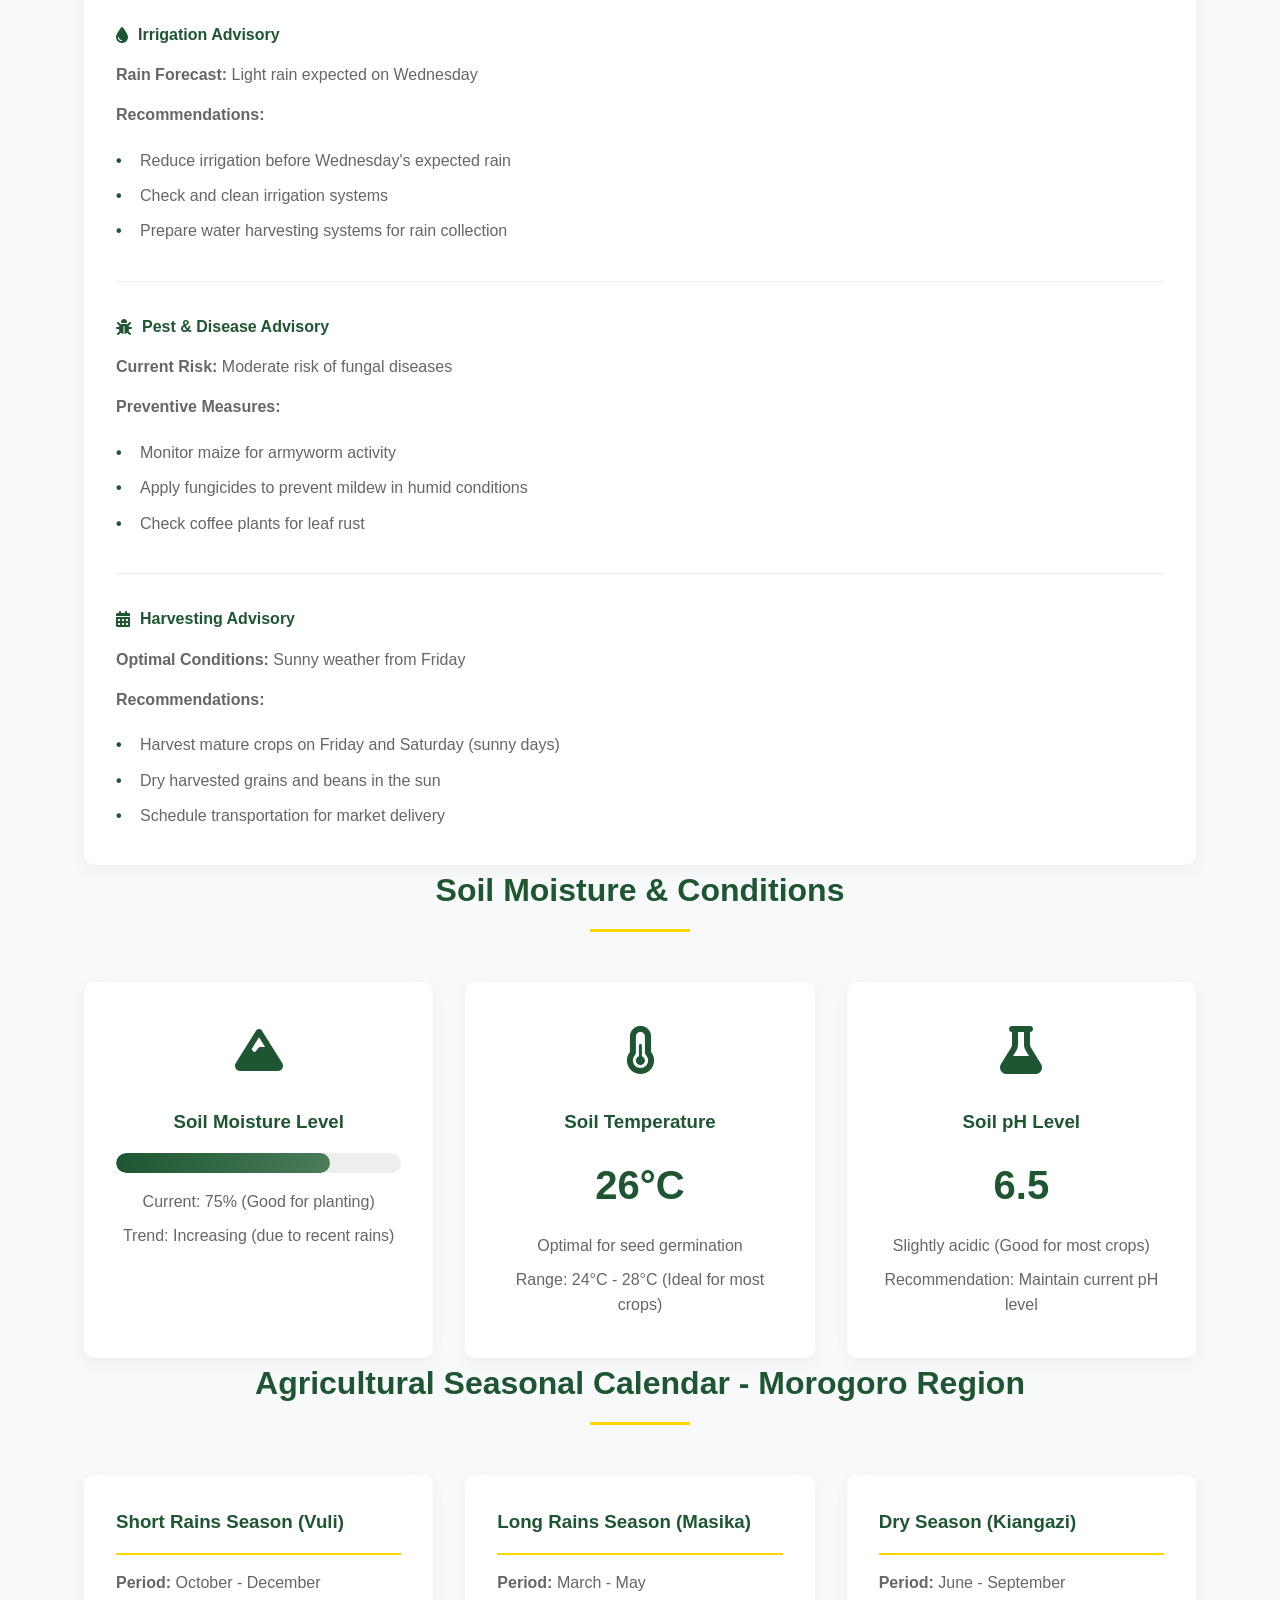
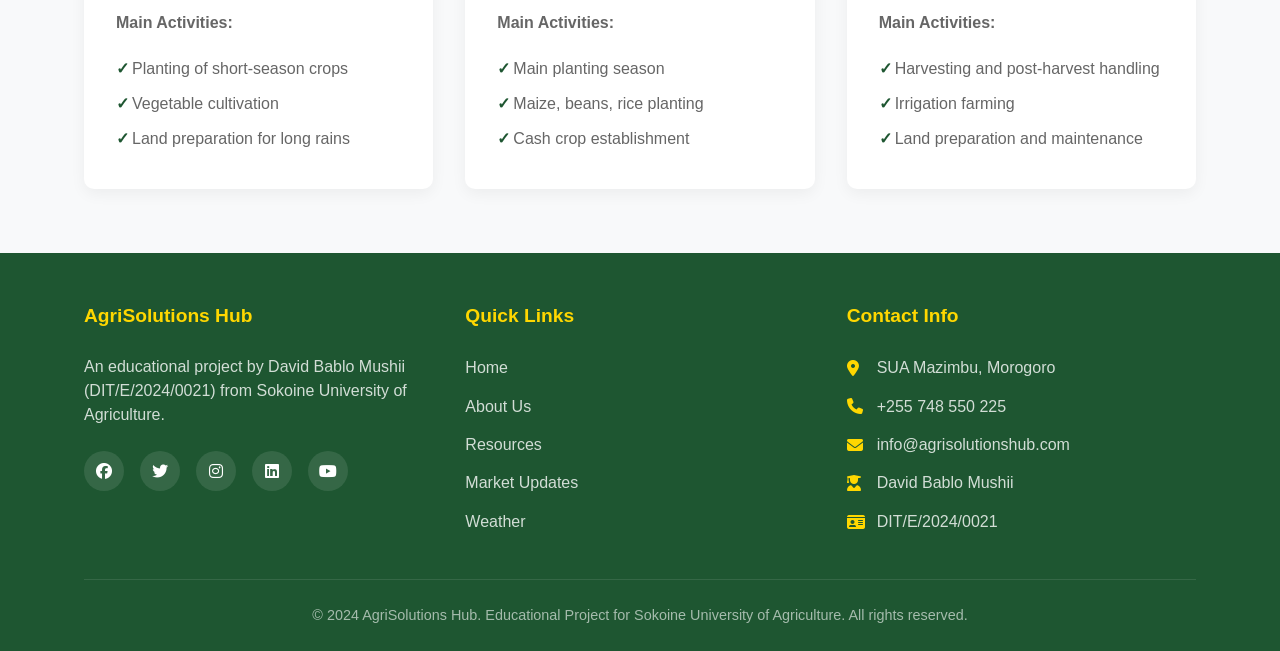
<file: weather.html>
<!DOCTYPE html>
<html lang="en">
<head>
    <meta charset="UTF-8">
    <meta name="viewport" content="width=device-width, initial-scale=1.0">
    <title>Weather Forecast - AgriSolutions Hub</title>
    <link rel="stylesheet" href="style.css">
    <link rel="stylesheet" href="https://cdnjs.cloudflare.com/ajax/libs/font-awesome/6.4.0/css/all.min.css">
    <link rel="icon" type="image/x-icon" href="assets/images/favicon.ico">
</head>
<body>
    <header class="header">
        <div class="container">
            <div class="header-content">
                <div class="logo">
                    <i class="fas fa-seedling logo-icon"></i>
                    <div class="logo-text">
                        <h1>AgriSolutions Hub</h1>
                        <p>Sokoine University of Agriculture</p>
                    </div>
                </div>
                
                <button class="mobile-menu-btn" id="mobileMenuBtn">
                    <i class="fas fa-bars"></i>
                </button>
                
                <nav class="main-nav" id="mainNav">
                    <ul>
                        <li><a href="index.html"><i class="fas fa-home"></i> Home</a></li>
                        <li><a href="about.html"><i class="fas fa-info-circle"></i> About</a></li>
                        <li><a href="resources.html"><i class="fas fa-book"></i> Resources</a></li>
                        <li><a href="market.html"><i class="fas fa-chart-line"></i> Market</a></li>
                        <li><a href="weather.html" class="active"><i class="fas fa-cloud-sun"></i> Weather</a></li>
                        <li><a href="contact.html"><i class="fas fa-envelope"></i> Contact</a></li>
                        <li><a href="order.html" class="btn-order"><i class="fas fa-shopping-cart"></i> Place Order</a></li>
                    </ul>
                </nav>
                
             
                    
                </div>
            </div>
        </div>
    </header>

    
  

        <section class="current-weather">
            <div class="weather-header">
                <h2>Current Weather Conditions</h2>
                <div class="location-selector">
                    <select id="locationSelect">
                        <option value="morogoro">Morogoro, Tanzania</option>
                        <option value="arusha">Arusha, Tanzania</option>
                        <option value="dar">Dar es Salaam, Tanzania</option>
                        <option value="mbeya">Mbeya, Tanzania</option>
                        <option value="nairobi">Nairobi, Kenya</option>
                        <option value="kampala">Kampala, Uganda</option>
                    </select>
                    <button class="refresh-btn" onclick="updateWeather()">
                        <i class="fas fa-sync-alt"></i> Update
                    </button>
                </div>
            </div></section>
<section>
            <div class="weather-dashboard">
                <div class="current-conditions fade-in">
                    <div class="condition-icon">⛅</div>
                    <div class="temp-large">28°C</div>
                    <p>Feels like 30°C • Partly Cloudy</p>
                    
                    <div class="weather-details">
                        <div class="detail-item">
                            <i class="fas fa-wind"></i>
                            <div>
                                <strong>Wind Speed</strong>
                                <p>12 km/h</p>
                            </div>
                        </div>
                        <div class="detail-item">
                            <i class="fas fa-tint"></i>
                            <div>
                                <strong>Humidity</strong>
                                <p>65%</p>
                            </div>
                        </div>
                        <div class="detail-item">
                            <i class="fas fa-cloud-rain"></i>
                            <div>
                                <strong>Precipitation</strong>
                                <p>10%</p>
                            </div>
                        </div>
                        <div class="detail-item">
                            <i class="fas fa-sun"></i>
                            <div>
                                <strong>UV Index</strong>
                                <p>8 (High)</p>
                            </div>
                        </div>
                    </div>
                </div>
               </section> 
                
<section>
                <div class="forecast-section fade-in">
                    <h3>7-Day Forecast</h3>
                    <div class="forecast-grid" id="forecastGrid">
                        <div class="forecast-day">
                            <h4>Today</h4>
                            <div class="forecast-icon">⛅</div>
                            <div>28°/19°</div>
                        </div>
                        <div class="forecast-day">
                            <h4>Tomorrow</h4>
                            <div class="forecast-icon">☀️</div>
                            <div>29°/20°</div>
                        </div>
                        <div class="forecast-day">
                            <h4>Wed</h4>
                            <div class="forecast-icon">🌧️</div>
                            <div>26°/18°</div>
                        </div>
                        <div class="forecast-day">
                            <h4>Thu</h4>
                            <div class="forecast-icon">☁️</div>
                            <div>27°/19°</div>
                        </div>
                        <div class="forecast-day">
                            <h4>Fri</h4>
                            <div class="forecast-icon">☀️</div>
                            <div>30°/21°</div>
                        </div>
                        <div class="forecast-day">
                            <h4>Sat</h4>
                            <div class="forecast-icon">☀️</div>
                            <div>31°/22°</div>
                        </div>
                        <div class="forecast-day">
                            <h4>Sun</h4>
                            <div class="forecast-icon">⛅</div>
                            <div>29°/20°</div>
                        </div>
                    </div>
                </div>
            </div>
        </section>

    <section class="agricultural-advisory">
        <div class="container">
            <h2 class="section-title">Agricultural Advisory</h2>
            <div class="advisory-card">
                <div class="advisory-header">
                    <i class="fas fa-tractor"></i>
                    <h3>Farming Recommendations for This Week</h3>
                </div>
                <div class="advisory-content">
                    <div class="advisory-section">
                        <h4><i class="fas fa-seedling"></i> Planting Advisory</h4>
                        <p><strong>Current Conditions:</strong> Good planting weather with adequate soil moisture</p>
                        <p><strong>Recommended Activities:</strong></p>
                        <ul>
                            <li>Plant maize and beans this week (optimal soil moisture)</li>
                            <li>Transplant vegetable seedlings (tomatoes, onions, cabbages)</li>
                            <li>Prepare land for rice planting in lowland areas</li>
                        </ul>
                    </div>
                    
                    <div class="advisory-section">
                        <h4><i class="fas fa-tint"></i> Irrigation Advisory</h4>
                        <p><strong>Rain Forecast:</strong> Light rain expected on Wednesday</p>
                        <p><strong>Recommendations:</strong></p>
                        <ul>
                            <li>Reduce irrigation before Wednesday's expected rain</li>
                            <li>Check and clean irrigation systems</li>
                            <li>Prepare water harvesting systems for rain collection</li>
                        </ul>
                    </div>
                    
                    <div class="advisory-section">
                        <h4><i class="fas fa-bug"></i> Pest & Disease Advisory</h4>
                        <p><strong>Current Risk:</strong> Moderate risk of fungal diseases</p>
                        <p><strong>Preventive Measures:</strong></p>
                        <ul>
                            <li>Monitor maize for armyworm activity</li>
                            <li>Apply fungicides to prevent mildew in humid conditions</li>
                            <li>Check coffee plants for leaf rust</li>
                        </ul>
                    </div>
                    
                    <div class="advisory-section">
                        <h4><i class="fas fa-calendar-alt"></i> Harvesting Advisory</h4>
                        <p><strong>Optimal Conditions:</strong> Sunny weather from Friday</p>
                        <p><strong>Recommendations:</strong></p>
                        <ul>
                            <li>Harvest mature crops on Friday and Saturday (sunny days)</li>
                            <li>Dry harvested grains and beans in the sun</li>
                            <li>Schedule transportation for market delivery</li>
                        </ul>
                    </div>
                </div>
            </div>
        </div>
    </section>

    <section class="soil-moisture">
        <div class="container">
            <h2 class="section-title">Soil Moisture & Conditions</h2>
            <div class="soil-grid">
                <div class="soil-card">
                    <div class="soil-icon">
                        <i class="fas fa-mountain"></i>
                    </div>
                    <h3>Soil Moisture Level</h3>
                    <div class="moisture-bar">
                        <div class="moisture-fill" style="width: 75%;"></div>
                    </div>
                    <p>Current: 75% (Good for planting)</p>
                    <p>Trend: Increasing (due to recent rains)</p>
                </div>
                
                <div class="soil-card">
                    <div class="soil-icon">
                        <i class="fas fa-thermometer-half"></i>
                    </div>
                    <h3>Soil Temperature</h3>
                    <div class="temp-display">26°C</div>
                    <p>Optimal for seed germination</p>
                    <p>Range: 24°C - 28°C (Ideal for most crops)</p>
                </div>
                
                <div class="soil-card">
                    <div class="soil-icon">
                        <i class="fas fa-flask"></i>
                    </div>
                    <h3>Soil pH Level</h3>
                    <div class="ph-display">6.5</div>
                    <p>Slightly acidic (Good for most crops)</p>
                    <p>Recommendation: Maintain current pH level</p>
                </div>
            </div>
        </div>
    </section>

    <section class="seasonal-calendar">
        <div class="container">
            <h2 class="section-title">Agricultural Seasonal Calendar - Morogoro Region</h2>
            <div class="calendar-grid">
                <div class="season-card">
                    <h3>Short Rains Season (Vuli)</h3>
                    <p><strong>Period:</strong> October - December</p>
                    <p><strong>Main Activities:</strong></p>
                    <ul>
                        <li>Planting of short-season crops</li>
                        <li>Vegetable cultivation</li>
                        <li>Land preparation for long rains</li>
                    </ul>
                </div>
                
                <div class="season-card">
                    <h3>Long Rains Season (Masika)</h3>
                    <p><strong>Period:</strong> March - May</p>
                    <p><strong>Main Activities:</strong></p>
                    <ul>
                        <li>Main planting season</li>
                        <li>Maize, beans, rice planting</li>
                        <li>Cash crop establishment</li>
                    </ul>
                </div>
                
                <div class="season-card">
                    <h3>Dry Season (Kiangazi)</h3>
                    <p><strong>Period:</strong> June - September</p>
                    <p><strong>Main Activities:</strong></p>
                    <ul>
                        <li>Harvesting and post-harvest handling</li>
                        <li>Irrigation farming</li>
                        <li>Land preparation and maintenance</li>
                    </ul>
                </div>
            </div>
        </div>
    </section>

    <footer class="footer">
        <div class="container">
            <div class="footer-content">
                <div class="footer-section">
                    <h3>AgriSolutions Hub</h3>
                    <p>An educational project by David Bablo Mushii (DIT/E/2024/0021) from Sokoine University of Agriculture.</p>
                    <div class="social-links">
                        <a href="#"><i class="fab fa-facebook"></i></a>
                        <a href="#"><i class="fab fa-twitter"></i></a>
                        <a href="#"><i class="fab fa-instagram"></i></a>
                        <a href="#"><i class="fab fa-linkedin"></i></a>
                        <a href="#"><i class="fab fa-youtube"></i></a>
                    </div>
                </div>
                <div class="footer-section">
                    <h3>Quick Links</h3>
                    <ul>
                        <li><a href="index.html">Home</a></li>
                        <li><a href="about.html">About Us</a></li>
                        <li><a href="resources.html">Resources</a></li>
                        <li><a href="market.html">Market Updates</a></li>
                        <li><a href="weather.html">Weather</a></li>
                    </ul>
                </div>
                <div class="footer-section">
                    <h3>Contact Info</h3>
                    <ul>
                        <li><i class="fas fa-map-marker-alt"></i> SUA Mazimbu, Morogoro</li>
                        <li><i class="fas fa-phone"></i> +255 748 550 225</li>
                        <li><i class="fas fa-envelope"></i> info@agrisolutionshub.com</li>
                        <li><i class="fas fa-user-graduate"></i> David Bablo Mushii</li>
                        <li><i class="fas fa-id-card"></i> DIT/E/2024/0021</li>
                    </ul>
                </div>
            </div>
            <div class="footer-bottom">
                <p>&copy; 2024 AgriSolutions Hub. Educational Project for Sokoine University of Agriculture. All rights reserved.</p>
            </div>
        </div>
    </footer>

    <script>
        document.getElementById('mobileMenuBtn').addEventListener('click', function() {
            document.getElementById('sideNav').classList.toggle('active');
        });

        document.addEventListener('click', function(event) {
            const sideNav = document.getElementById('sideNav');
            const mobileBtn = document.getElementById('mobileMenuBtn');
            
            if (window.innerWidth <= 992 && 
                !sideNav.contains(event.target) && 
                !mobileBtn.contains(event.target) && 
                sideNav.classList.contains('active')) {
                sideNav.classList.remove('active');
            }
        });

        window.updateWeather = function() {
            const btn = document.querySelector('.refresh-btn');
            btn.innerHTML = '<i class="fas fa-spinner fa-spin"></i> Updating...';
            
            setTimeout(() => {
                const temp = document.querySelector('.temp-large');
                const currentTemp = parseInt(temp.textContent);
                const newTemp = currentTemp + (Math.random() * 4 - 2);
                temp.textContent = Math.round(newTemp) + '°C';
                
                btn.innerHTML = '<i class="fas fa-sync-alt"></i> Update';
                alert('Weather data updated!');
            }, 1500);
        };

        const observer = new IntersectionObserver((entries) => {
            entries.forEach(entry => {
                if (entry.isIntersecting) {
                    entry.target.classList.add('fade-in');
                }
            });
        }, { threshold: 0.1 });

        document.querySelectorAll('.advisory-card, .climate-card, .season-card').forEach(el => {
            observer.observe(el);
        });
    </script>
</body>
</html>
</file>
<file: style.css>
/* AgriSolutions Hub - Main Stylesheet */

/* Reset and Base Styles */
* {
    margin: 0;
    padding: 0;
    box-sizing: border-box;
}

body {
    font-family: 'Segoe UI', Tahoma, Geneva, Verdana, sans-serif;
    line-height: 1.6;
    color: #333;
    background-color: #f8f9fa;
}
.market-dashboard {
            padding: 40px;
            background: #f8f9fa;
        }

        .dashboard-header {
            display: flex;
            justify-content: space-between;
            align-items: center;
            margin-bottom: 30px;
            flex-wrap: wrap;
            gap: 20px;
        }

        .market-filters {
            display: flex;
            gap: 10px;
            flex-wrap: wrap;
        }

        .filter-btn {
            padding: 10px 20px;
            background: white;
            border: 2px solid #ddd;
            border-radius: 5px;
            cursor: pointer;
            font-weight: 600;
            transition: all 0.3s;
        }

        .filter-btn.active, .filter-btn:hover {
            background: #1e5631;
            color: white;
            border-color: #1e5631;
        }

        .refresh-btn {
            padding: 10px 20px;
            background: #ffd700;
            color: #1e5631;
            border: none;
            border-radius: 5px;
            cursor: pointer;
            font-weight: 600;
        }

        .market-table {
            background: white;
            border-radius: 10px;
            overflow: hidden;
            box-shadow: 0 5px 15px rgba(0,0,0,0.05);
            margin-bottom: 40px;
            overflow-x: auto;
        }

        .market-table table {
            width: 100%;
            border-collapse: collapse;
            min-width: 800px;
        }

        .market-table th {
            background: #1e5631;
            color: white;
            padding: 15px;
            text-align: left;
        }

        .market-table td {
            padding: 15px;
            border-bottom: 1px solid #eee;
        }

        .market-table tr:hover {
            background: #f8f9fa;
        }

        .price-up {
            color: #28a745;
            font-weight: bold;
        }

        .price-down {
            color: #dc3545;
            font-weight: bold;
        }

        .trend-up { color: #28a745; font-weight: bold; }
        .trend-down { color: #dc3545; font-weight: bold; }
        .trend-stable { color: #ffc107; font-weight: bold; }

        .chart-section {
            padding: 40px;
            background: white;
        }

        .chart-grid {
            display: grid;
            grid-template-columns: repeat(auto-fit, minmax(400px, 1fr));
            gap: 30px;
            margin-top: 30px;
        }

        .chart-card {
            background: #f8f9fa;
            padding: 25px;
            border-radius: 10px;
        }

        .chart-card h3 {
            color: #1e5631;
            margin-bottom: 20px;
        }

        .chart-placeholder {
            height: 250px;
            background: linear-gradient(135deg, #e8f5e9, #c8e6c9);
            border-radius: 5px;
            display: flex;
            align-items: center;
            justify-content: center;
            color: #1e5631;
            font-weight: 600;
        }

        .global-prices {
            padding: 40px;
            background: #f8f9fa;
        }

        .price-comparison {
            display: grid;
            grid-template-columns: repeat(auto-fit, minmax(300px, 1fr));
            gap: 30px;
            margin-top: 30px;
        }

        .market-card {
            background: white;
            padding: 25px;
            border-radius: 10px;
            box-shadow: 0 5px 15px rgba(0,0,0,0.05);
        }

        .market-card h3 {
            color: #1e5631;
            margin-bottom: 15px;
            border-bottom: 2px solid #ffd700;
            padding-bottom: 10px;
        }

        .price-list {
            list-style: none;
        }

        .price-list li {
            display: flex;
            justify-content: space-between;
            padding: 10px 0;
            border-bottom: 1px solid #eee;
        }

        .price-list li:last-child {
            border-bottom: none;
        }

        .market-news {
            padding: 40px;
            background: white;
        }

        .news-grid {
            display: grid;
            grid-template-columns: repeat(auto-fit, minmax(300px, 1fr));
            gap: 30px;
            margin-top: 30px;
        }

        .news-card {
            background: #f8f9fa;
            padding: 25px;
            border-radius: 10px;
            border-left: 4px solid #1e5631;
        }

        .news-date {
            color: #666;
            font-size: 0.9rem;
            margin-bottom: 10px;
        }

        .news-card h3 {
            color: #1e5631;
            margin-bottom: 15px;
        }

.container {
    width: 90%;
    max-width: 1200px;
    margin: 0 auto;
    padding: 0 20px;
}
.resource-categories {
            padding: 60px 40px;
            background: white;
        }

        .section-title {
            text-align: center;
            margin-bottom: 50px;
        }

        .section-title h2 {
            font-size: 2.5rem;
            color: #1e5631;
            margin-bottom: 15px;
        }

        .section-title p {
            color: #666;
            max-width: 700px;
            margin: 0 auto;
        }

        .categories-grid {
            display: grid;
            grid-template-columns: repeat(auto-fit, minmax(250px, 1fr));
            gap: 30px;
            margin-top: 40px;
        }

        .category-card {
            background: #f8f9fa;
            padding: 40px 30px;
            border-radius: 10px;
            text-align: center;
            transition: transform 0.3s;
            border-bottom: 4px solid #1e5631;
        }

        .category-card:hover {
            transform: translateY(-10px);
        }

        .category-icon {
            font-size: 3rem;
            color: #1e5631;
            margin-bottom: 20px;
        }

        .category-card h3 {
            color: #1e5631;
            margin-bottom: 15px;
            font-size: 1.4rem;
        }

        .category-card p {
            color: #666;
            margin-bottom: 20px;
        }

        .resource-count {
            background: #1e5631;
            color: white;
            padding: 5px 15px;
            border-radius: 20px;
            display: inline-block;
            font-size: 0.9rem;
        }

        .featured-resources {
            padding: 60px 40px;
            background: #f8f9fa;
        }

        .resources-grid {
            display: grid;
            grid-template-columns: repeat(auto-fit, minmax(350px, 1fr));
            gap: 30px;
            margin-top: 40px;
        }

        .resource-card {
            background: white;
            border-radius: 10px;
            overflow: hidden;
            box-shadow: 0 5px 15px rgba(0,0,0,0.05);
        }

        .resource-img {
            height: 200px;
            background: #e8f5e9;
            display: flex;
            align-items: center;
            justify-content: center;
            font-size: 3rem;
            color: #1e5631;
        }

        .resource-content {
            padding: 25px;
        }

        .resource-category {
            display: inline-block;
            background: #ffd700;
            color: #1e5631;
            padding: 5px 15px;
            border-radius: 20px;
            font-size: 0.9rem;
            font-weight: 600;
            margin-bottom: 15px;
        }

        .resource-content h3 {
            color: #1e5631;
            margin-bottom: 10px;
            font-size: 1.3rem;
        }

        .resource-content p {
            color: #666;
            margin-bottom: 20px;
        }

        .resource-meta {
            display: flex;
            justify-content: space-between;
            align-items: center;
            padding-top: 15px;
            border-top: 1px solid #eee;
        }

        .resource-meta span {
            color: #888;
            font-size: 0.9rem;
        }

        .resource-meta i {
            margin-right: 5px;
            color: #1e5631;
        }

 /* Testimonials */
        .testimonials {
            padding: 80px 40px;
            background: #f8f9fa;
        }

        .testimonial-grid {
            display: grid;
            grid-template-columns: repeat(auto-fit, minmax(300px, 1fr));
            gap: 30px;
            margin-top: 40px;
        }

        .testimonial-card {
            background: white;
            padding: 30px;
            border-radius: 10px;
            border-left: 4px solid #ffd700;
        }

        .testimonial-content {
            font-style: italic;
            margin-bottom: 20px;
        }

        .testimonial-author {
            display: flex;
            align-items: center;
            gap: 15px;
        }

        .author-img {
            width: 50px;
            height: 50px;
            border-radius: 50%;
            background: #1e5631;
            color: white;
            display: flex;
            align-items: center;
            justify-content: center;
            font-weight: bold;
        }

/* Image Showcase */
        .showcase-section {
            padding: 80px 40px;
            background: white;
        }

        .showcase-grid {
            display: grid;
            grid-template-columns: repeat(3, 1fr);
            gap: 20px;
        }

        .showcase-item {
            position: relative;
            height: 250px;
            border-radius: 10px;
            overflow: hidden;
        }

        .showcase-item img {
            width: 100%;
            height: 100%;
            object-fit: cover;
            transition: transform 0.5s;
        }

        .showcase-item:hover img {
            transform: scale(1.1);
        }

        .showcase-caption {
            position: absolute;
            bottom: 0;
            left: 0;
            right: 0;
            background: linear-gradient(transparent, #1e5631);
            color: white;
            padding: 20px;
            text-align: center;
        }

  /* Marketplace Preview */
        .marketplace-preview {
            padding: 80px 40px;
            background: #f8f9fa;
        }

        .products-grid {
            display: grid;
            grid-template-columns: repeat(auto-fit, minmax(280px, 1fr));
            gap: 30px;
            margin-top: 40px;
        }

        .product-card {
            background: white;
            border-radius: 10px;
            overflow: hidden;
            box-shadow: 0 5px 15px rgba(0,0,0,0.05);
            transition: transform 0.3s;
        }

        .product-card:hover {
            transform: translateY(-10px);
        }

        .product-img {
            height: 200px;
            background-size: cover;
            background-position: center;
            position: relative;
        }

        .product-badge {
            position: absolute;
            top: 15px;
            right: 15px;
            background: #ffd700;
            color: #1e5631;
            padding: 5px 15px;
            border-radius: 20px;
            font-weight: 600;
            font-size: 0.9rem;
        }

        .product-content {
            padding: 20px;
        }

        .product-content h3 {
            color: #1e5631;
            margin-bottom: 10px;
        }

        .product-price {
            color: #1e5631;
            font-weight: 700;
            font-size: 1.2rem;
            margin: 10px 0;
        }

        .product-meta {
            display: flex;
            justify-content: space-between;
            color: #666;
            font-size: 0.9rem;
            margin-bottom: 15px;
        }

        .product-meta i {
            color: #ffd700;
            margin-right: 5px;
        }

        .btn-order {
            display: inline-block;
            padding: 10px 20px;
            background: #ffd700;
            color: #1e5631;
            text-decoration: none;
            border-radius: 5px;
            font-weight: 600;
            transition: background 0.3s;
        }

        .btn-order:hover {
            background: #e6c200;
        }

/* Global Business Section */
        .global-business {
            padding: 80px 40px;
            background: linear-gradient(rgba(30,86,49,0.95), rgba(30,86,49,0.95)), 
                        url('https://images.unsplash.com/photo-1454165804606-c3d57bc86b40?ixlib=rb-4.0.3&auto=format&fit=crop&w=2070&q=80');
            background-size: cover;
            background-attachment: fixed;
            color: white;
        }

        .global-grid {
            display: grid;
            grid-template-columns: repeat(auto-fit, minmax(300px, 1fr));
            gap: 30px;
        }

        .global-card {
            background:rgba(255,255,255,0.1);;
            padding: 40px 30px;
            border-radius: 10px;
            text-align: center;
            backdrop-filter: blur(5px);
            border: 1px solid rgba(255,255,255,0.2);
        }

        .global-card h3 {
            font-size: 1.5rem;
            margin-bottom: 20px;
            color: #ffd700;
        }

        .global-card ul {
            list-style: none;
            text-align: left;
            margin: 20px 0;
        }

        .global-card ul li {
            padding: 8px 0;
            border-bottom: 1px solid rgba(255,255,255,0.1);
        }

        .global-card ul li:before {
            content: '✓';
            margin-right: 10px;
            color: #ffd700;
        }

/* Header Styles */
.header {
    background: linear-gradient(135deg, #1e5631 0%, #4a7c59 100%);
    color: white;
    padding: 1rem 0;
    position: sticky;
    top: 0;
    z-index: 1000;
    box-shadow: 0 2px 10px rgba(0,0,0,0.1);
}

.header-content {
    display: flex;
    justify-content: space-between;
    align-items: center;
    flex-wrap: wrap;
}

.logo {
    display: flex;
    align-items: center;
    gap: 15px;
}

.logo-icon {
    font-size: 2.5rem;
    color: #ffd700;
}

.logo-text h1 {
    font-size: 1.8rem;
    font-weight: 700;
}

.logo-text p {
    font-size: 0.9rem;
    opacity: 0.9;
}

.mobile-menu-btn {
    display: none;
    background: none;
    border: none;
    color: white;
    font-size: 1.5rem;
    cursor: pointer;
}

.main-nav ul {
    display: flex;
    list-style: none;
    gap: 1.5rem;
    flex-wrap: wrap;
}

.main-nav a {
    color: white;
    text-decoration: none;
    font-weight: 500;
    padding: 0.5rem 1rem;
    border-radius: 5px;
    transition: all 0.3s;
    display: flex;
    align-items: center;
    gap: 8px;
}

.main-nav a:hover, .main-nav a.active {
    background-color: rgba(255,255,255,0.1);
    color: #ffd700;
}

.btn-order {
    background-color: #ffd700;
    color: #1e5631 !important;
    font-weight: 600 !important;
}

.user-actions {
    display: flex;
    gap: 10px;
}

.btn-login, .btn-signup {
    padding: 0.5rem 1.5rem;
    border: none;
    border-radius: 5px;
    cursor: pointer;
    font-weight: 600;
    transition: all 0.3s;
}

.btn-login {
    background: transparent;
    color: white;
    border: 2px solid white;
}

.btn-login:hover {
    background: rgba(255,255,255,0.1);
}

.btn-signup {
    background: #ffd700;
    color: #1e5631;
}

.btn-signup:hover {
    background: #e6c200;
}

/* Modal Styles */
.modal {
    display: none;
    position: fixed;
    top: 0;
    left: 0;
    width: 100%;
    height: 100%;
    background: rgba(0,0,0,0.8);
    z-index: 2000;
    justify-content: center;
    align-items: center;
    padding: 1rem;
}

.modal-content {
    background: white;
    padding: 2rem;
    border-radius: 10px;
    width: 100%;
    max-width: 400px;
    position: relative;
    animation: modalSlideIn 0.3s ease;
}

@keyframes modalSlideIn {
    from {
        transform: translateY(-50px);
        opacity: 0;
    }
    to {
        transform: translateY(0);
        opacity: 1;
    }
}

.close-modal {
    position: absolute;
    top: 15px;
    right: 15px;
    font-size: 1.5rem;
    cursor: pointer;
    color: #666;
    transition: color 0.3s;
}

.close-modal:hover {
    color: #1e5631;
}

.modal-content h2 {
    color: #1e5631;
    margin-bottom: 1.5rem;
    text-align: center;
    display: flex;
    align-items: center;
    justify-content: center;
    gap: 10px;
}

.form-group {
    margin-bottom: 1.5rem;
}

.form-group label {
    display: block;
    margin-bottom: 0.5rem;
    font-weight: 600;
    color: #444;
}

.form-group input, .form-group select, .form-group textarea {
    width: 100%;
    padding: 0.8rem;
    border: 1px solid #ddd;
    border-radius: 5px;
    font-size: 1rem;
    font-family: inherit;
    transition: border-color 0.3s;
}

.form-group input:focus, .form-group select:focus, .form-group textarea:focus {
    outline: none;
    border-color: #1e5631;
    box-shadow: 0 0 0 2px rgba(30,86,49,0.1);
}

.form-options {
    display: flex;
    justify-content: space-between;
    align-items: center;
    margin-bottom: 1.5rem;
    font-size: 0.9rem;
}

.forgot-password {
    color: #1e5631;
    text-decoration: none;
}

.forgot-password:hover {
    text-decoration: underline;
}

.btn-submit {
    width: 100%;
    padding: 1rem;
    background: #1e5631;
    color: white;
    border: none;
    border-radius: 5px;
    font-size: 1rem;
    font-weight: 600;
    cursor: pointer;
    transition: background 0.3s;
}

.btn-submit:hover {
    background: #4a7c59;
}

.form-footer {
    text-align: center;
    margin-top: 1.5rem;
    padding-top: 1.5rem;
    border-top: 1px solid #eee;
    font-size: 0.9rem;
}

.form-footer a {
    color: #1e5631;
    font-weight: 600;
    text-decoration: none;
}

.form-footer a:hover {
    text-decoration: underline;
}

/* Hero Section */
.hero {
    background: linear-gradient(135deg, #e8f5e9 0%, #c8e6c9 100%);
    padding: 4rem 0;
}

.hero-content {
    text-align: center;
    margin-bottom: 3rem;
}

.hero h2 {
    font-size: 2.5rem;
    color: #1e5631;
    margin-bottom: 1rem;
    line-height: 1.2;
}

.hero p {
    font-size: 1.2rem;
    color: #666;
    max-width: 600px;
    margin: 0 auto 2rem;
}

.hero-buttons {
    display: flex;
    gap: 1rem;
    justify-content: center;
    flex-wrap: wrap;
}

.btn-primary, .btn-secondary {
    display: inline-block;
    padding: 1rem 2rem;
    border-radius: 5px;
    text-decoration: none;
    font-weight: 600;
    transition: all 0.3s;
    border: none;
    cursor: pointer;
    font-size: 1rem;
}

.btn-primary {
    background: #1e5631;
    color: white;
}

.btn-primary:hover {
    background: #4a7c59;
    transform: translateY(-2px);
    box-shadow: 0 5px 15px rgba(30,86,49,0.2);
}

.btn-secondary {
    background: #ffd700;
    color: #1e5631;
    border: 2px solid #1e5631;
}

.btn-secondary:hover {
    background: #e6c200;
    transform: translateY(-2px);
}

.hero-image {
    margin-top: 2rem;
}

.hero-image img {
    width: 100%;
    border-radius: 10px;
    box-shadow: 0 5px 15px rgba(0,0,0,0.1);
}

/* Statistics */
.statistics {
    padding: 3rem 0;
    background: white;
}

.stats-grid {
    display: grid;
    grid-template-columns: repeat(auto-fit, minmax(200px, 1fr));
    gap: 2rem;
}

.stat-card {
    text-align: center;
    padding: 2rem;
    background: #f8f9fa;
    border-radius: 10px;
    border: 2px solid #e8f5e9;
    transition: transform 0.3s;
}

.stat-card:hover {
    transform: translateY(-5px);
    border-color: #1e5631;
}

.stat-card i {
    font-size: 2.5rem;
    color: #1e5631;
    margin-bottom: 1rem;
}

.stat-number {
    font-size: 2rem;
    font-weight: 700;
    color: #1e5631;
    margin-bottom: 0.5rem;
}

.stat-label {
    color: #666;
    font-size: 0.9rem;
    text-transform: uppercase;
    letter-spacing: 1px;
}

/* Section Titles */
.section-title {
    text-align: center;
    color: #1e5631;
    font-size: 2rem;
    margin-bottom: 1rem;
    position: relative;
    padding-bottom: 1rem;
}

.section-title::after {
    content: '';
    position: absolute;
    bottom: 0;
    left: 50%;
    transform: translateX(-50%);
    width: 100px;
    height: 3px;
    background: #ffd700;
}

.section-subtitle {
    text-align: center;
    color: #666;
    margin-bottom: 3rem;
    max-width: 600px;
    margin-left: auto;
    margin-right: auto;
    font-size: 1.1rem;
}

/* Features */
.features {
    padding: 4rem 0;
    background: #f8f9fa;
}

.features-grid {
    display: grid;
    grid-template-columns: repeat(auto-fit, minmax(300px, 1fr));
    gap: 2rem;
}

.feature-card {
    background: white;
    padding: 2rem;
    border-radius: 10px;
    box-shadow: 0 5px 15px rgba(0,0,0,0.05);
    transition: all 0.3s;
    text-align: center;
}

.feature-card:hover {
    transform: translateY(-5px);
    box-shadow: 0 10px 25px rgba(0,0,0,0.1);
    border: 2px solid #1e5631;
}

.feature-icon {
    font-size: 2.5rem;
    color: #1e5631;
    margin-bottom: 1rem;
}

.feature-card h3 {
    color: #1e5631;
    margin-bottom: 1rem;
    font-size: 1.3rem;
}

.feature-card p {
    color: #666;
    margin-bottom: 1.5rem;
}

.feature-link {
    display: inline-block;
    color: #1e5631;
    font-weight: 600;
    text-decoration: none;
    transition: color 0.3s;
}

.feature-link:hover {
    color: #4a7c59;
    text-decoration: underline;
}

/* Updates */
.updates {
    padding: 4rem 0;
    background: white;
}

.updates-grid {
    display: grid;
    grid-template-columns: repeat(auto-fit, minmax(300px, 1fr));
    gap: 2rem;
}

.update-card {
    background: #f8f9fa;
    padding: 1.5rem;
    border-radius: 10px;
    border-left: 4px solid #1e5631;
    transition: transform 0.3s;
}

.update-card:hover {
    transform: translateY(-3px);
    box-shadow: 0 5px 15px rgba(0,0,0,0.1);
}

.update-date {
    color: #666;
    font-size: 0.9rem;
    margin-bottom: 0.5rem;
    font-weight: 600;
}

.update-card h3 {
    color: #1e5631;
    margin-bottom: 0.8rem;
    font-size: 1.2rem;
}

.update-card p {
    color: #666;
    margin-bottom: 1rem;
    line-height: 1.5;
}

.read-more {
    color: #1e5631;
    font-weight: 600;
    text-decoration: none;
    display: inline-block;
    transition: color 0.3s;
}

.read-more:hover {
    color: #4a7c59;
    text-decoration: underline;
}

/* Page Hero */
.page-hero {
    background-size: cover;
    background-position: center;
    color: white;
    padding: 5rem 0;
    text-align: center;
}

.page-hero h1 {
    font-size: 3rem;
    margin-bottom: 1rem;
    text-shadow: 2px 2px 4px rgba(0,0,0,0.3);
}

.page-hero p {
    font-size: 1.3rem;
    max-width: 600px;
    margin: 0 auto;
    opacity: 0.9;
}

/* Mission & Vision */
.mission-vision {
    padding: 4rem 0;
    background: #f8f9fa;
}

.mv-grid {
    display: grid;
    grid-template-columns: repeat(auto-fit, minmax(300px, 1fr));
    gap: 2rem;
    margin-top: 2rem;
}

.mv-card {
    background: white;
    padding: 2rem;
    border-radius: 10px;
    text-align: center;
    box-shadow: 0 5px 15px rgba(0,0,0,0.05);
    border: 2px solid transparent;
    transition: all 0.3s;
}

.mv-card:hover {
    border-color: #1e5631;
    transform: translateY(-5px);
}

.mv-card h3 {
    color: #1e5631;
    margin-bottom: 1rem;
}

.mv-card p {
    color: #666;
    line-height: 1.6;
}

/* Team */
.team {
    padding: 4rem 0;
}

.team-grid {
    display: grid;
    grid-template-columns: repeat(auto-fit, minmax(250px, 1fr));
    gap: 2rem;
    margin-top: 2rem;
}

.team-card {
    text-align: center;
    background: white;
    padding: 2rem;
    border-radius: 10px;
    box-shadow: 0 5px 15px rgba(0,0,0,0.05);
    transition: transform 0.3s;
}

.team-card:hover {
    transform: translateY(-5px);
}

.team-img {
    width: 120px;
    height: 120px;
    border-radius: 50%;
    background: #e8f5e9;
    margin: 0 auto 1rem;
    display: flex;
    align-items: center;
    justify-content: center;
    font-size: 3rem;
    color: #1e5631;
}

.team-card h3 {
    color: #1e5631;
    margin-bottom: 0.5rem;
}

.team-card p {
    color: #666;
    margin-bottom: 0.3rem;
    font-size: 0.9rem;
}

/* Resource Categories */
.resource-categories {
    padding: 4rem 0;
}

.category-grid {
    display: grid;
    grid-template-columns: repeat(auto-fit, minmax(300px, 1fr));
    gap: 2rem;
    margin-top: 2rem;
}

.category-card {
    background: white;
    padding: 2rem;
    border-radius: 10px;
    box-shadow: 0 5px 15px rgba(0,0,0,0.05);
    text-align: center;
    border-top: 5px solid #1e5631;
    transition: transform 0.3s;
}

.category-card:hover {
    transform: translateY(-5px);
}

.category-icon {
    font-size: 3rem;
    color: #1e5631;
    margin-bottom: 1rem;
}

.category-card h3 {
    color: #1e5631;
    margin-bottom: 1rem;
}

.category-card p {
    color: #666;
    margin-bottom: 1.5rem;
    line-height: 1.5;
}

.btn-category {
    display: inline-block;
    background: #1e5631;
    color: white;
    padding: 0.8rem 1.5rem;
    border-radius: 5px;
    text-decoration: none;
    font-weight: 600;
    transition: background 0.3s;
}

.btn-category:hover {
    background: #4a7c59;
}

/* Resource List */
.resource-list {
    padding: 4rem 0;
}

.resource-items {
    margin-top: 2rem;
}

.resource-item {
    background: white;
    padding: 1.5rem;
    margin-bottom: 1rem;
    border-radius: 5px;
    border-left: 4px solid #ffd700;
    box-shadow: 0 3px 10px rgba(0,0,0,0.05);
    transition: transform 0.3s;
}

.resource-item:hover {
    transform: translateX(5px);
}

.resource-item h3 {
    color: #1e5631;
    margin-bottom: 0.8rem;
    display: flex;
    align-items: center;
    gap: 10px;
}

.resource-item p {
    color: #666;
    margin-bottom: 1rem;
    line-height: 1.6;
}

.resource-meta {
    display: flex;
    gap: 1rem;
    margin-bottom: 1rem;
    font-size: 0.9rem;
    color: #888;
}

.resource-meta span {
    display: flex;
    align-items: center;
    gap: 5px;
}

/* Market Updates */
.market-updates {
    padding: 4rem 0;
}

.market-header {
    display: flex;
    justify-content: space-between;
    align-items: center;
    margin-bottom: 2rem;
    flex-wrap: wrap;
    gap: 1rem;
}

.market-controls {
    display: flex;
    align-items: center;
    gap: 1rem;
}

.btn-refresh {
    background: #1e5631;
    color: white;
    border: none;
    padding: 0.8rem 1.5rem;
    border-radius: 5px;
    cursor: pointer;
    font-weight: 600;
    display: flex;
    align-items: center;
    gap: 8px;
    transition: background 0.3s;
}

.btn-refresh:hover {
    background: #4a7c59;
}

.last-update {
    color: #666;
    font-size: 0.9rem;
}

.market-filters {
    display: flex;
    gap: 1rem;
    margin-bottom: 2rem;
    flex-wrap: wrap;
}

.filter-btn {
    padding: 0.7rem 1.5rem;
    background: white;
    border: 2px solid #ddd;
    border-radius: 50px;
    cursor: pointer;
    font-weight: 600;
    transition: all 0.3s;
}

.filter-btn.active, .filter-btn:hover {
    background: #1e5631;
    color: white;
    border-color: #1e5631;
}

.market-table-container {
    overflow-x: auto;
}

.market-table {
    width: 100%;
    border-collapse: collapse;
    margin-bottom: 2rem;
}

.market-table th {
    background: #1e5631;
    color: white;
    padding: 1rem;
    text-align: left;
    font-weight: 600;
    white-space: nowrap;
}

.market-table td {
    padding: 1rem;
    border-bottom: 1px solid #eee;
    vertical-align: middle;
}

.market-table tr:hover {
    background-color: #f8f9fa;
}

.market-table tr:nth-child(even) {
    background-color: #f8f9fa;
}

.market-table tr:nth-child(even):hover {
    background-color: #f0f0f0;
}

.price-up {
    color: #28a745;
    font-weight: bold;
}

.price-down {
    color: #dc3545;
    font-weight: bold;
}

.trend-up, .trend-down, .trend-stable {
    font-size: 1.2rem;
    font-weight: bold;
}

.trend-up {
    color: #28a745;
}

.trend-down {
    color: #dc3545;
}

.trend-stable {
    color: #ffc107;
}

.btn-buy {
    background: #ffd700;
    color: #1e5631;
    border: none;
    padding: 0.5rem 1rem;
    border-radius: 5px;
    cursor: pointer;
    font-weight: 600;
    transition: background 0.3s;
}

.btn-buy:hover {
    background: #e6c200;
}

.market-info {
    background: #e8f5e9;
    padding: 1rem;
    border-radius: 5px;
    margin-top: 2rem;
    color: #1e5631;
    display: flex;
    align-items: center;
    gap: 10px;
}

        .content-section {
            padding: 80px 40px;
            background: white;
        }

        .section-title {
            text-align: center;
            margin-bottom: 50px;
        }

        .section-title h2 {
            font-size: 2.5rem;
            color: #1e            color: #1e5631;
            margin-bottom: 15px;
        }

        .section-title p {
            color: #666;
            max-width: 700px;
            margin: 0 auto;
        }

        .about-grid {
            display: grid;
            grid-template-columns: repeat(auto-fit, minmax(300px, 1fr));
            gap: 40px;
            margin-top: 40px;
        }

        .about-card {
            background: #f8f9fa;
            padding: 40px 30px;
            border-radius: 10px;
            text-align: center;
            border-bottom: 4px solid #1e5631;
        }

        .about-icon {
            font-size: 3rem;
            color: #1e5631;
            margin-bottom: 20px;
        }

        .about-card h3 {
            color: #1e5631;
            margin-bottom: 15px;
            font-size: 1.5rem;
        }

        .about-card p {
            color: #666;
            line-height: 1.6;
        }

        .stats-grid {
            display: grid;
            grid-template-columns: repeat(auto-fit, minmax(200px, 1fr));
            gap: 30px;
            margin: 60px 0;
        }

        .stat-item {
            text-align: center;
            padding: 30px;
            background: linear-gradient(135deg, #1e5631, #2d773d);
            color: white;
            border-radius: 10px;
        }

        .stat-item .number {
            font-size: 2.5rem;
            font-weight: 700;
            margin-bottom: 10px;
        }

        .stat-item .label {
            font-size: 1.1rem;
            opacity: 0.9;
        }

        .global-offices {
            background: #f8f9fa;
            padding: 80px 40px;
        }

        .offices-grid {
            display: grid;
            grid-template-columns: repeat(auto-fit, minmax(250px, 1fr));
            gap: 30px;
            margin-top: 40px;
        }

        .office-card {
            background: white;
            padding: 30px;
            border-radius: 10px;
            text-align: center;
            box-shadow: 0 5px 15px rgba(0,0,0,0.05);
        }

        .office-card i {
            font-size: 2.5rem;
            color: #1e5631;
            margin-bottom: 20px;
        }

        .office-card h3 {
            color: #1e5631;
            margin-bottom: 15px;
        }

        .office-card p {
            color: #666;
            margin-bottom: 5px;
        }

        .partners-section {
            padding: 80px 40px;
            background: white;
        }

        .partners-grid {
            display: grid;
            grid-template-columns: repeat(auto-fit, minmax(150px, 1fr));
            gap: 30px;
            margin-top: 40px;
        }

        .partner-logo {
            background: #f8f9fa;
            padding: 30px;
            border-radius: 10px;
            text-align: center;
            font-size: 1.2rem;
            font-weight: 600;
            color: #1e5631;
            border: 2px solid transparent;
            transition: all 0.3s;
        }

        .partner-logo:hover {
            border-color: #1e5631;
            transform: translateY(-5px);
        }

        .team-section {
            padding: 80px 40px;
            background: #f8f9fa;
        }

        .team-grid {
            display: grid;
            grid-template-columns: repeat(auto-fit, minmax(280px, 1fr));
            gap: 30px;
            margin-top: 40px;
        }

        .team-card {
            background: white;
            border-radius: 10px;
            overflow: hidden;
            box-shadow: 0 5px 15px rgba(0,0,0,0.05);
        }

        .team-img {
            height: 250px;
            background: #e8f5e9;
            display: flex;
            align-items: center;
            justify-content: center;
            font-size: 5rem;
            color: #1e5631;
        }

        .team-info {
            padding: 25px;
            text-align: center;
        }

        .team-info h3 {
            color: #1e5631;
            margin-bottom: 5px;
            font-size: 1.3rem;
        }

        .team-info .position {
            color: #ffd700;
            font-weight: 600;
            margin-bottom: 15px;
        }

        .team-info p {
            color: #666;
            margin-bottom: 15px;
        }

        .team-social {
            display: flex;
            justify-content: center;
            gap: 15px;
        }

        .team-social a {
            color: #1e5631;
            font-size: 1.2rem;
            transition: color 0.3s;
        }

        .team-social a:hover {
            color: #ffd700;
        }

        

        
/* Price Chart */
.price-chart {
    padding: 4rem 0;
    background: #f8f9fa;
}

.chart-container {
    background: white;
    padding: 2rem;
    border-radius: 10px;
    box-shadow: 0 5px 15px rgba(0,0,0,0.05);
    margin-top: 2rem;
}

.chart-placeholder {
    text-align: center;
    padding: 2rem;
}

.chart-legend {
    display: flex;
    justify-content: center;
    gap: 2rem;
    margin-bottom: 2rem;
    flex-wrap: wrap;
}

.chart-legend span {
    display: flex;
    align-items: center;
    gap: 5px;
    font-weight: 600;
}

.legend-maize i { color: #ffd700; }
.legend-rice i { color: #1e5631; }
.legend-coffee i { color: #8B4513; }

/* Global Market */
.global-market {
    padding: 4rem 0;
}

.opportunities-grid {
    display: grid;
    grid-template-columns: repeat(auto-fit, minmax(300px, 1fr));
    gap: 2rem;
    margin-top: 2rem;
}

.opportunity-card {
    background: white;
    border-radius: 10px;
    overflow: hidden;
    box-shadow: 0 5px 15px rgba(0,0,0,0.05);
    transition: transform 0.3s;
}

.opportunity-card:hover {
    transform: translateY(-5px);
}

.opportunity-header {
    background: #1e5631;
    color: white;
    padding: 1.5rem;
    display: flex;
    align-items: center;
    gap: 15px;
}

.opportunity-header i {
    font-size: 2rem;
}

.opportunity-header h3 {
    margin: 0;
    font-size: 1.3rem;
}

.opportunity-content {
    padding: 1.5rem;
}

.opportunity-content h4 {
    color: #1e5631;
    margin-bottom: 1rem;
}

.opportunity-content ul {
    list-style: none;
    margin-bottom: 1rem;
}

.opportunity-content ul li {
    padding: 0.3rem 0;
    color: #666;
    display: flex;
    align-items: center;
    gap: 8px;
}

.opportunity-content ul li:before {
    content: '✓';
    color: #1e5631;
    font-weight: bold;
}

.opportunity-content p {
    color: #666;
    margin-bottom: 1.5rem;
    font-size: 0.9rem;
}

.btn-export {
    display: inline-block;
    background: #ffd700;
    color: #1e5631;
    padding: 0.8rem 1.5rem;
    border-radius: 5px;
    text-decoration: none;
    font-weight: 600;
    transition: background 0.3s;
}

.btn-export:hover {
    background: #e6c200;
}

/* Export Support */
.export-support {
    padding: 4rem 0;
}

.services-grid {
    display: grid;
    grid-template-columns: repeat(auto-fit, minmax(250px, 1fr));
    gap: 2rem;
    margin-top: 2rem;
}

.service-card {
    text-align: center;
    padding: 2rem;
    background: white;
    border-radius: 10px;
    box-shadow: 0 5px 15px rgba(0,0,0,0.05);
    transition: transform 0.3s;
}

.service-card:hover {
    transform: translateY(-5px);
}

.service-card i {
    font-size: 2.5rem;
    color: #1e5631;
    margin-bottom: 1rem;
}

.service-card h3 {
    color: #1e5631;
    margin-bottom: 1rem;
}

.service-card p {
    color: #666;
    line-height: 1.5;
}

.current-weather {
            padding: 40px;
            background: white;
        }

        .weather-header {
            display: flex;
            justify-content: space-between;
            align-items: center;
            margin-bottom: 30px;
            flex-wrap: wrap;
            gap: 20px;
        }

        .location-selector {
            display: flex;
            gap: 15px;
            align-items: center;
        }

        .location-selector select {
            padding: 10px 20px;
            border: 2px solid #1e5631;
            border-radius: 5px;
            font-size: 1rem;
            background: white;
        }

        .refresh-btn {
            padding: 10px 20px;
            background: #ffd700;
            color: #1e5631;
            border: none;
            border-radius: 5px;
            cursor: pointer;
            font-weight: 600;
        }

        .weather-dashboard {
            display: grid;
            grid-template-columns: 1fr 1fr;
            gap: 30px;
            margin-bottom: 40px;
        }

        .current-conditions {
            background: linear-gradient(135deg, #1e5631, #2d773d);
            color: white;
            padding: 40px;
            border-radius: 10px;
        }

        .temp-large {
            font-size: 5rem;
            font-weight: 700;
            margin-bottom: 10px;
        }

        .condition-icon {
            font-size: 4rem;
            margin-bottom: 20px;
        }

        .weather-details {
            display: grid;
            grid-template-columns: repeat(2, 1fr);
            gap: 20px;
            margin-top: 30px;
        }

        .detail-item {
            display: flex;
            align-items: center;
            gap: 10px;
        }

        .detail-item i {
            font-size: 1.5rem;
            color: #ffd700;
        }

        .forecast-section {
            background: #f8f9fa;
            padding: 30px;
            border-radius: 10px;
        }

        .forecast-grid {
            display: grid;
            grid-template-columns: repeat(auto-fit, minmax(120px, 1fr));
            gap: 15px;
            margin-top: 20px;
        }

        .forecast-day {
            text-align: center;
            padding: 15px;
            background: white;
            border-radius: 5px;
        }

        .forecast-day h4 {
            color: #1e5631;
            margin-bottom: 10px;
        }

        .forecast-icon {
            font-size: 2rem;
            margin: 10px 0;
        }

/* Agricultural Advisory */
.agricultural-advisory {
    background: #f8f9fa;
}

.advisory-card {
    background: white;
    padding: 2rem;
    border-radius: 10px;
    box-shadow: 0 5px 15px rgba(0,0,0,0.05);
    margin-top: 2rem;
}

.advisory-header {
    display: flex;
    align-items: center;
    gap: 15px;
    margin-bottom: 2rem;
    color: #1e5631;
}

.advisory-header i {
    font-size: 2rem;
}

.advisory-content {
    display: grid;
    gap: 2rem;
}

.advisory-section {
    padding-bottom: 2rem;
    border-bottom: 1px solid #eee;
}

.advisory-section:last-child {
    border-bottom: none;
    padding-bottom: 0;
}

.advisory-section h4 {
    color: #1e5631;
    margin-bottom: 1rem;
    display: flex;
    align-items: center;
    gap: 10px;
}

.advisory-section p {
    color: #666;
    margin-bottom: 1rem;
    line-height: 1.5;
}

.advisory-section ul {
    list-style: none;
    margin-left: 1.5rem;
}

.advisory-section ul li {
    padding: 0.3rem 0;
    color: #666;
    position: relative;
}

.advisory-section ul li:before {
    content: '•';
    color: #1e5631;
    font-weight: bold;
    position: absolute;
    left: -1.5rem;
}

/* Soil Moisture */
.soil-grid {
    display: grid;
    grid-template-columns: repeat(auto-fit, minmax(300px, 1fr));
    gap: 2rem;
    margin-top: 2rem;
}

.soil-card {
    background: white;
    padding: 2rem;
    border-radius: 10px;
    text-align: center;
    box-shadow: 0 5px 15px rgba(0,0,0,0.05);
    transition: transform 0.3s;
}

.soil-card:hover {
    transform: translateY(-5px);
}

.soil-icon {
    font-size: 3rem;
    color: #1e5631;
    margin-bottom: 1rem;
}

.soil-card h3 {
    color: #1e5631;
    margin-bottom: 1rem;
}

.moisture-bar {
    height: 20px;
    background: #eee;
    border-radius: 10px;
    margin-bottom: 1rem;
    overflow: hidden;
}

.moisture-fill {
    height: 100%;
    background: linear-gradient(90deg, #1e5631, #4a7c59);
    border-radius: 10px;
}

.temp-display, .ph-display {
    font-size: 2.5rem;
    font-weight: bold;
    color: #1e5631;
    margin: 1rem 0;
}

.soil-card p {
    color: #666;
    margin-bottom: 0.5rem;
}

/* Seasonal Calendar */
.seasonal-calendar {
    background: #f8f9fa;
}

.calendar-grid {
    display: grid;
    grid-template-columns: repeat(auto-fit, minmax(300px, 1fr));
    gap: 2rem;
    margin-top: 2rem;
}

.season-card {
    background: white;
    padding: 2rem;
    border-radius: 10px;
    box-shadow: 0 5px 15px rgba(0,0,0,0.05);
    transition: transform 0.3s;
}

.season-card:hover {
    transform: translateY(-5px);
}

.season-card h3 {
    color: #1e5631;
    margin-bottom: 1rem;
    padding-bottom: 1rem;
    border-bottom: 2px solid #ffd700;
}

.season-card p {
    color: #666;
    margin-bottom: 1rem;
    line-height: 1.5;
}

.season-card ul {
    list-style: none;
    margin-left: 1rem;
}

.season-card ul li {
    padding: 0.3rem 0;
    color: #666;
    position: relative;
}

.season-card ul li:before {
    content: '✓';
    color: #1e5631;
    font-weight: bold;
    position: absolute;
    left: -1rem;
}

/* Contact Page */
.contact-content {
    padding: 4rem 0;
}

.contact-grid {
    display: grid;
    grid-template-columns: 1fr 1fr;
    gap: 4rem;
}

.contact-info {
    padding-right: 2rem;
    border-right: 1px solid #eee;
}

.contact-item {
    display: flex;
    gap: 20px;
    margin-bottom: 2rem;
    padding-bottom: 2rem;
    border-bottom: 1px solid #eee;
}

.contact-item:last-child {
    border-bottom: none;
    margin-bottom: 0;
    padding-bottom: 0;
}

.contact-icon {
    color: #1e5631;
    font-size: 1.5rem;
    margin-top: 5px;
}

.contact-details h3 {
    color: #1e5631;
    margin-bottom: 0.5rem;
}

.contact-details p {
    color: #666;
    line-height: 1.5;
}

.contact-form-container {
    padding-left: 2rem;
}

.contact-form {
    margin-top: 2rem;
}

.form-row {
    display: grid;
    grid-template-columns: 1fr 1fr;
    gap: 1rem;
    margin-bottom: 1rem;
}

.form-success {
    background: #e8f5e9;
    padding: 2rem;
    border-radius: 10px;
    text-align: center;
    margin-top: 2rem;
    color: #1e5631;
}

.form-success i {
    font-size: 3rem;
    margin-bottom: 1rem;
}

.form-success h3 {
    margin-bottom: 0.5rem;
}

.form-success p {
    color: #666;
}

/* FAQ Section */
.faq-section {
    padding: 4rem 0;
    background: #f8f9fa;
}

.faq-grid {
    display: grid;
    grid-template-columns: repeat(auto-fit, minmax(300px, 1fr));
    gap: 2rem;
    margin-top: 2rem;
}

.faq-item {
    background: white;
    padding: 1.5rem;
    border-radius: 10px;
    box-shadow: 0 5px 15px rgba(0,0,0,0.05);
}

.faq-item h3 {
    color: #1e5631;
    margin-bottom: 1rem;
    display: flex;
    align-items: center;
    gap: 10px;
    font-size: 1.1rem;
}

.faq-item p {
    color: #666;
    line-height: 1.5;
}

/* Emergency Contact */
.emergency-contact {
    padding: 4rem 0;
}

.emergency-card {
    background: linear-gradient(135deg, #1e5631, #4a7c59);
    color: white;
    padding: 2rem;
    border-radius: 10px;
    display: flex;
    align-items: center;
    gap: 2rem;
}

.emergency-icon {
    font-size: 3rem;
    color: #ffd700;
}

.emergency-content h3 {
    margin-bottom: 1rem;
    font-size: 1.5rem;
}

.emergency-content ul {
    list-style: none;
}

.emergency-content ul li {
    padding: 0.5rem 0;
    color: rgba(255,255,255,0.9);
}

/* Order Process */
.order-process {
    padding: 2rem 0;
    background: #f8f9fa;
}

.process-steps {
    display: flex;
    justify-content: center;
    gap: 2rem;
    flex-wrap: wrap;
}

.step {
    display: flex;
    flex-direction: column;
    align-items: center;
    gap: 0.5rem;
    opacity: 0.5;
    transition: opacity 0.3s;
}

.step.active {
    opacity: 1;
}

.step-number {
    width: 40px;
    height: 40px;
    background: #ddd;
    color: #666;
    border-radius: 50%;
    display: flex;
    align-items: center;
    justify-content: center;
    font-weight: bold;
}

.step.active .step-number {
    background: #1e5631;
    color: white;
}

.step-text {
    font-size: 0.9rem;
    color: #666;
    font-weight: 600;
}

.step.active .step-text {
    color: #1e5631;
}

/* Product Selection */
.order-content {
    padding: 4rem 0;
}

.order-grid {
    display: grid;
    grid-template-columns: 2fr 1fr;
    gap: 3rem;
}

.product-categories {
    display: flex;
    gap: 1rem;
    margin-bottom: 2rem;
    flex-wrap: wrap;
}

.category-btn {
    padding: 0.7rem 1.5rem;
    background: white;
    border: 2px solid #ddd;
    border-radius: 50px;
    cursor: pointer;
    font-weight: 600;
    transition: all 0.3s;
}

.category-btn.active, .category-btn:hover {
    background: #1e5631;
    color: white;
    border-color: #1e5631;
}

.products-grid {
    display: grid;
    grid-template-columns: repeat(auto-fill, minmax(300px, 1fr));
    gap: 2rem;
    margin-bottom: 2rem;
}

.product-card {
    background: white;
    border-radius: 10px;
    overflow: hidden;
    box-shadow: 0 5px 15px rgba(0,0,0,0.05);
    transition: transform 0.3s;
}

.product-card:hover {
    transform: translateY(-5px);
}

.product-image {
    height: 150px;
    background: #e8f5e9;
    display: flex;
    align-items: center;
    justify-content: center;
    font-size: 4rem;
    color: #1e5631;
}

.product-info {
    padding: 1.5rem;
}

.product-info h3 {
    color: #1e5631;
    margin-bottom: 0.5rem;
    font-size: 1.2rem;
}

.product-price {
    color: #1e5631;
    font-weight: bold;
    font-size: 1.1rem;
    margin-bottom: 0.5rem;
}

.product-stock {
    color: #666;
    font-size: 0.9rem;
    margin-bottom: 1rem;
}

.product-quantity {
    display: flex;
    align-items: center;
    gap: 0.5rem;
    margin-bottom: 1rem;
}

.quantity-btn {
    width: 30px;
    height: 30px;
    background: #f8f9fa;
    border: 1px solid #ddd;
    border-radius: 5px;
    cursor: pointer;
    font-weight: bold;
    color: #333;
}

.quantity-btn:hover {
    background: #e9ecef;
}

.quantity-input {
    width: 60px;
    padding: 0.5rem;
    border: 1px solid #ddd;
    border-radius: 5px;
    text-align: center;
}

.quantity-unit {
    color: #666;
    font-size: 0.9rem;
}

.btn-add-to-cart {
    width: 100%;
    padding: 0.8rem;
    background: #ffd700;
    color: #1e5631;
    border: none;
    border-radius: 5px;
    cursor: pointer;
    font-weight: 600;
    transition: background 0.3s;
}

.btn-add-to-cart:hover {
    background: #e6c200;
}

/* Order Summary */
.order-summary {
    position: sticky;
    top: 100px;
}

.summary-card {
    background: white;
    padding: 2rem;
    border-radius: 10px;
    box-shadow: 0 5px 15px rgba(0,0,0,0.05);
    margin-bottom: 2rem;
}

.cart-items {
    max-height: 300px;
    overflow-y: auto;
    margin-bottom: 2rem;
    padding-right: 1rem;
}

.cart-empty {
    text-align: center;
    padding: 2rem;
    color: #666;
}

.cart-empty i {
    font-size: 3rem;
    margin-bottom: 1rem;
    color: #ddd;
}

.cart-item {
    display: flex;
    justify-content: space-between;
    align-items: center;
    padding: 1rem 0;
    border-bottom: 1px solid #eee;
}

.cart-item:last-child {
    border-bottom: none;
}

.cart-item-info h4 {
    color: #1e5631;
    margin-bottom: 0.3rem;
    font-size: 1rem;
}

.cart-item-info p {
    color: #666;
    font-size: 0.9rem;
}

.cart-item-actions {
    display: flex;
    align-items: center;
    gap: 0.5rem;
}

.cart-item-quantity {
    display: flex;
    align-items: center;
    gap: 0.3rem;
}

.cart-item-quantity button {
    width: 25px;
    height: 25px;
    background: #f8f9fa;
    border: 1px solid #ddd;
    border-radius: 3px;
    cursor: pointer;
    font-size: 0.8rem;
}

.cart-item-quantity span {
    min-width: 30px;
    text-align: center;
}

.cart-item-remove {
    color: #dc3545;
    background: none;
    border: none;
    cursor: pointer;
    font-size: 1rem;
}

.summary-details {
    border-top: 2px solid #eee;
    padding-top: 1.5rem;
}

.summary-row {
    display: flex;
    justify-content: space-between;
    padding: 0.5rem 0;
    color: #666;
}

.summary-row.total {
    font-weight: bold;
    color: #1e5631;
    font-size: 1.1rem;
    border-top: 1px solid #eee;
    margin-top: 0.5rem;
    padding-top: 1rem;
}

.order-actions {
    display: flex;
    gap: 1rem;
    margin-top: 2rem;
}

.btn-clear-cart {
    flex: 1;
    padding: 1rem;
    background: #f8f9fa;
    color: #666;
    border: 2px solid #ddd;
    border-radius: 5px;
    cursor: pointer;
    font-weight: 600;
    display: flex;
    align-items: center;
    justify-content: center;
    gap: 8px;
    transition: all 0.3s;
}

.btn-clear-cart:hover {
    background: #e9ecef;
}

.btn-checkout {
    flex: 2;
    padding: 1rem;
    background: #1e5631;
    color: white;
    border: none;
    border-radius: 5px;
    cursor: pointer;
    font-weight: 600;
    display: flex;
    align-items: center;
    justify-content: center;
    gap: 8px;
    transition: background 0.3s;
}

.btn-checkout:hover {
    background: #4a7c59;
}

.shipping-info {
    background: #e8f5e9;
    padding: 1.5rem;
    border-radius: 10px;
    color: #1e5631;
}

.shipping-info h3 {
    margin-bottom: 1rem;
    display: flex;
    align-items: center;
    gap: 10px;
}

.shipping-info ul {
    list-style: none;
}

.shipping-info ul li {
    padding: 0.3rem 0;
    color: #1e5631;
}

/* Checkout Form */
.checkout-form {
    padding: 4rem 0;
    background: #f8f9fa;
}

.checkout-grid {
    display: grid;
    grid-template-columns: repeat(auto-fit, minmax(300px, 1fr));
    gap: 2rem;
    margin-top: 2rem;
}

.checkout-section {
    background: white;
    padding: 2rem;
    border-radius: 10px;
    box-shadow: 0 5px 15px rgba(0,0,0,0.05);
}

.checkout-section h3 {
    color: #1e5631;
    margin-bottom: 1.5rem;
    display: flex;
    align-items: center;
    gap: 10px;
    padding-bottom: 1rem;
    border-bottom: 2px solid #ffd700;
}

.payment-methods {
    display: grid;
    gap: 1rem;
    margin-bottom: 2rem;
}

.payment-option {
    display: flex;
    align-items: center;
    gap: 15px;
    padding: 1rem;
    border: 2px solid #ddd;
    border-radius: 5px;
    cursor: pointer;
    transition: all 0.3s;
}

.payment-option:hover {
    border-color: #1e5631;
    background: #f8f9fa;
}

.payment-option input[type="radio"] {
    accent-color: #1e5631;
}

.payment-option i {
    font-size: 1.5rem;
    color: #1e5631;
}

.checkout-actions {
    display: flex;
    justify-content: space-between;
    margin-top: 3rem;
    padding-top: 2rem;
    border-top: 1px solid #eee;
}

.btn-back {
    padding: 1rem 2rem;
    background: #f8f9fa;
    color: #666;
    border: 2px solid #ddd;
    border-radius: 5px;
    cursor: pointer;
    font-weight: 600;
    display: flex;
    align-items: center;
    gap: 8px;
    transition: all 0.3s;
}

.btn-back:hover {
    background: #e9ecef;
}

.btn-submit-order {
    padding: 1rem 2rem;
    background: #1e5631;
    color: white;
    border: none;
    border-radius: 5px;
    cursor: pointer;
    font-weight: 600;
    display: flex;
    align-items: center;
    gap: 8px;
    transition: background 0.3s;
}

.btn-submit-order:hover {
    background: #4a7c59;
}

/* Order Confirmation */
.order-confirmation {
    padding: 4rem 0;
    background: #f8f9fa;
}

.confirmation-card {
    background: white;
    padding: 3rem;
    border-radius: 10px;
    box-shadow: 0 5px 15px rgba(0,0,0,0.05);
    text-align: center;
    max-width: 600px;
    margin: 0 auto;
}

.confirmation-icon {
    font-size: 4rem;
    color: #28a745;
    margin-bottom: 1.5rem;
}

.confirmation-card h2 {
    color: #1e5631;
    margin-bottom: 1rem;
}

.order-id {
    font-size: 1.2rem;
    color: #666;
    margin-bottom: 1.5rem;
}

.order-id span {
    color: #1e5631;
    font-weight: bold;
}

.confirmation-details {
    background: #f8f9fa;
    padding: 1.5rem;
    border-radius: 5px;
    margin: 2rem 0;
    text-align: left;
}

.confirmation-details p {
    margin-bottom: 0.5rem;
    color: #666;
}

.confirmation-details strong {
    color: #1e5631;
}

.confirmation-actions {
    display: flex;
    gap: 1rem;
    justify-content: center;
    flex-wrap: wrap;
}

.btn-print, .btn-track, .btn-home {
    padding: 1rem 2rem;
    border-radius: 5px;
    text-decoration: none;
    font-weight: 600;
    display: inline-flex;
    align-items: center;
    gap: 8px;
    transition: all 0.3s;
}

.btn-print {
    background: #f8f9fa;
    color: #666;
    border: 2px solid #ddd;
}

.btn-print:hover {
    background: #e9ecef;
}

.btn-track {
    background: #1e5631;
    color: white;
    border: none;
}

.btn-track:hover {
    background: #4a7c59;
}

.btn-home {
    background: #ffd700;
    color: #1e5631;
    border: 2px solid #ffd700;
}

.btn-home:hover {
    background: #e6c200;
}

/* Footer */
.footer {
    background: #1e5631;
    color: white;
    padding: 3rem 0 1.5rem;
    margin-top: 4rem;
}

.footer-content {
    display: grid;
    grid-template-columns: repeat(auto-fit, minmax(250px, 1fr));
    gap: 2rem;
    margin-bottom: 2rem;
}

.footer-section h3 {
    color: #ffd700;
    margin-bottom: 1.5rem;
    font-size: 1.2rem;
}

.footer-section p {
    color: rgba(255,255,255,0.8);
    line-height: 1.5;
    margin-bottom: 1.5rem;
}

.footer-section ul {
    list-style: none;
}

.footer-section ul li {
    margin-bottom: 0.8rem;
    display: flex;
    align-items: center;
    gap: 10px;
    color: rgba(255,255,255,0.8);
}

.footer-section ul li i {
    color: #ffd700;
    width: 20px;
}

.footer-section a {
    color: rgba(255,255,255,0.8);
    text-decoration: none;
    transition: color 0.3s;
}

.footer-section a:hover {
    color: #ffd700;
}

.social-links {
    display: flex;
    gap: 1rem;
    margin-top: 1rem;
}

.social-links a {
    display: inline-flex;
    align-items: center;
    justify-content: center;
    width: 40px;
    height: 40px;
    background: rgba(255,255,255,0.1);
    border-radius: 50%;
    color: white;
    text-decoration: none;
    transition: all 0.3s;
}

.social-links a:hover {
    background: #ffd700;
    color: #1e5631;
    transform: translateY(-3px);
}

.footer-bottom {
    text-align: center;
    padding-top: 1.5rem;
    border-top: 1px solid rgba(255,255,255,0.1);
    color: rgba(255,255,255,0.6);
    font-size: 0.9rem;
}

/* Location Section */
.location {
    padding: 4rem 0;
    background: white;
}

.location-content {
    display: grid;
    grid-template-columns: 1fr 1fr;
    gap: 3rem;
    align-items: center;
    margin-top: 2rem;
}

.location-info h3 {
    color: #1e5631;
    margin-bottom: 1.5rem;
    display: flex;
    align-items: center;
    gap: 10px;
    font-size: 1.5rem;
}

.location-info p {
    color: #666;
    margin-bottom: 1rem;
    line-height: 1.5;
}

.map-placeholder {
    background: #e8f5e9;
    height: 300px;
    display: flex;
    flex-direction: column;
    justify-content: center;
    align-items: center;
    border-radius: 10px;
    color: #1e5631;
    padding: 2rem;
    text-align: center;
}

.map-placeholder i {
    font-size: 4rem;
    margin-bottom: 1rem;
}

/* Global Partners */
.global-partners {
    padding: 3rem 0;
    background: #f8f9fa;
}

.partners-grid {
    display: grid;
    grid-template-columns: repeat(auto-fit, minmax(200px, 1fr));
    gap: 2rem;
    margin-top: 2rem;
}

.partner-logo {
    background: white;
    padding: 1.5rem;
    border-radius: 10px;
    display: flex;
    flex-direction: column;
    align-items: center;
    gap: 1rem;
    text-align: center;
    box-shadow: 0 5px 15px rgba(0,0,0,0.05);
    transition: transform 0.3s;
}

.partner-logo:hover {
    transform: translateY(-5px);
}

.partner-logo i {
    font-size: 2.5rem;
    color: #1e5631;
}

.partner-logo span {
    color: #1e5631;
    font-weight: 600;
}

/* Export Services */
.export-services {
    padding: 4rem 0;
    background: white;
}

.service-link {
    display: inline-block;
    color: #1e5631;
    font-weight: 600;
    text-decoration: none;
    margin-top: 1rem;
    transition: color 0.3s;
}

.service-link:hover {
    color: #4a7c59;
    text-decoration: underline;
}

/* SUA Info */
.sua-info {
    padding: 4rem 0;
    background: #f8f9fa;
}

.sua-grid {
    display: grid;
    grid-template-columns: repeat(auto-fit, minmax(300px, 1fr));
    gap: 2rem;
    margin-top: 2rem;
}

.sua-card {
    background: white;
    padding: 2rem;
    border-radius: 10px;
    text-align: center;
    box-shadow: 0 5px 15px rgba(0,0,0,0.05);
    transition: transform 0.3s;
}

.sua-card:hover {
    transform: translateY(-5px);
}

.sua-card i {
    font-size: 3rem;
    color: #1e5631;
    margin-bottom: 1rem;
}

.sua-card h3 {
    color: #1e5631;
    margin-bottom: 1rem;
    font-size: 1.2rem;
}

.sua-card p {
    color: #666;
    line-height: 1.5;
}

/* History */
.history {
    padding: 4rem 0;
}

.history-content {
    max-width: 800px;
    margin: 2rem auto 0;
    background: white;
    padding: 2rem;
    border-radius: 10px;
    box-shadow: 0 5px 15px rgba(0,0,0,0.05);
}

.history-content p {
    color: #666;
    margin-bottom: 1.5rem;
    line-height: 1.6;
}

.history-content p:last-child {
    margin-bottom: 0;
}

/* Equipment Grid */
.equipment-grid {
    display: grid;
    grid-template-columns: repeat(auto-fit, minmax(200px, 1fr));
    gap: 2rem;
    margin-top: 2rem;
}

.equipment-card {
    background: white;
    padding: 1.5rem;
    border-radius: 10px;
    text-align: center;
    box-shadow: 0 5px 15px rgba(0,0,0,0.05);
    transition: transform 0.3s;
}

.equipment-card:hover {
    transform: translateY(-5px);
}

.equipment-icon {
    font-size: 2.5rem;
    color: #1e5631;
    margin-bottom: 1rem;
}

.equipment-card h4 {
    color: #1e5631;
    margin-bottom: 0.8rem;
}

.equipment-card p {
    color: #666;
    font-size: 0.9rem;
    line-height: 1.4;
}

/* Responsive Design */
@media (max-width: 1200px) {
    .order-grid {
        grid-template-columns: 1fr;
    }
}

@media (max-width: 992px) {
    .location-content,
    .contact-grid {
        grid-template-columns: 1fr;
        gap: 2rem;
    }
    
    .contact-info {
        padding-right: 0;
        border-right: none;
        border-bottom: 1px solid #eee;
        padding-bottom: 2rem;
    }
    
    .contact-form-container {
        padding-left: 0;
        padding-top: 2rem;
    }
    
    .header-content {
        flex-direction: column;
        align-items: flex-start;
        gap: 1rem;
    }
    
    .mobile-menu-btn {
        display: block;
        position: absolute;
        top: 1rem;
        right: 1rem;
    }
    
    .main-nav {
        width: 100%;
        display: none;
    }
    
    .main-nav.active {
        display: block;
    }
    
    .main-nav ul {
        flex-direction: column;
        gap: 0;
    }
    
    .main-nav li {
        width: 100%;
    }
    
    .main-nav a {
        padding: 1rem;
        border-bottom: 1px solid rgba(255,255,255,0.1);
    }
    
    .user-actions {
        position: absolute;
        top: 1rem;
        right: 4rem;
    }
}

@media (max-width: 768px) {
    .hero h2 {
        font-size: 2rem;
    }
    
    .hero p {
        font-size: 1rem;
    }
    
    .section-title {
        font-size: 1.8rem;
    }
    
    .stats-grid,
    .features-grid,
    .updates-grid,
    .category-grid,
    .opportunities-grid,
    .services-grid,
    .team-grid,
    .mv-grid,
    .sua-grid,
    .calendar-grid,
    .soil-grid,
    .faq-grid {
        grid-template-columns: 1fr;
    }
    
    .form-row,
    .market-header,
    .current-main,
    .checkout-actions {
        flex-direction: column;
    }
    
    .hero-buttons {
        flex-direction: column;
        align-items: stretch;
    }
    
    .btn-primary, .btn-secondary {
        width: 100%;
        text-align: center;
        margin: 0.5rem 0;
    }
    
    .emergency-card {
        flex-direction: column;
        text-align: center;
        gap: 1rem;
    }
    
    .process-steps {
        gap: 1rem;
    }
    
    .step {
        font-size: 0.8rem;
    }
    
    .step-number {
        width: 30px;
        height: 30px;
        font-size: 0.9rem;
    }
}

@media (max-width: 576px) {
    .container {
        width: 95%;
        padding: 0 15px;
    }
    
    .hero h2 {
        font-size: 1.8rem;
    }
    
    .page-hero h1 {
        font-size: 2.2rem;
    }
    
    .page-hero p {
        font-size: 1.1rem;
    }
    
    .market-filters,
    .product-categories {
        overflow-x: auto;
        flex-wrap: nowrap;
        padding-bottom: 1rem;
    }
    
    .filter-btn,
    .category-btn {
        white-space: nowrap;
    }
    
    .modal-content {
        padding: 1.5rem;
    }
    
    .confirmation-actions {
        flex-direction: column;
    }
    
    .btn-print, .btn-track, .btn-home {
        width: 100%;
        justify-content: center;
    }
    
    .checkout-grid {
        grid-template-columns: 1fr;
    }
}

/* Utility Classes */
.hidden {
    display: none !important;
}

.text-center {
    text-align: center;
}

.text-right {
    text-align: right;
}

.mt-1 { margin-top: 1rem; }
.mt-2 { margin-top: 2rem; }
.mt-3 { margin-top: 3rem; }
.mb-1 { margin-bottom: 1rem; }
.mb-2 { margin-bottom: 2rem; }
.mb-3 { margin-bottom: 3rem; }
.p-1 { padding: 1rem; }
.p-2 { padding: 2rem; }
.p-3 { padding: 3rem; }

/* Animations */
@keyframes fadeIn {
    from { opacity: 0; }
    to { opacity: 1; }
}

.fade-in {
    animation: fadeIn 0.5s ease;
}

@keyframes slideInUp {
    from {
        transform: translateY(20px);
        opacity: 0;
    }
    to {
        transform: translateY(0);
        opacity: 1;
    }
}

.slide-in-up {
    animation: slideInUp 0.5s ease;
}
</file>
